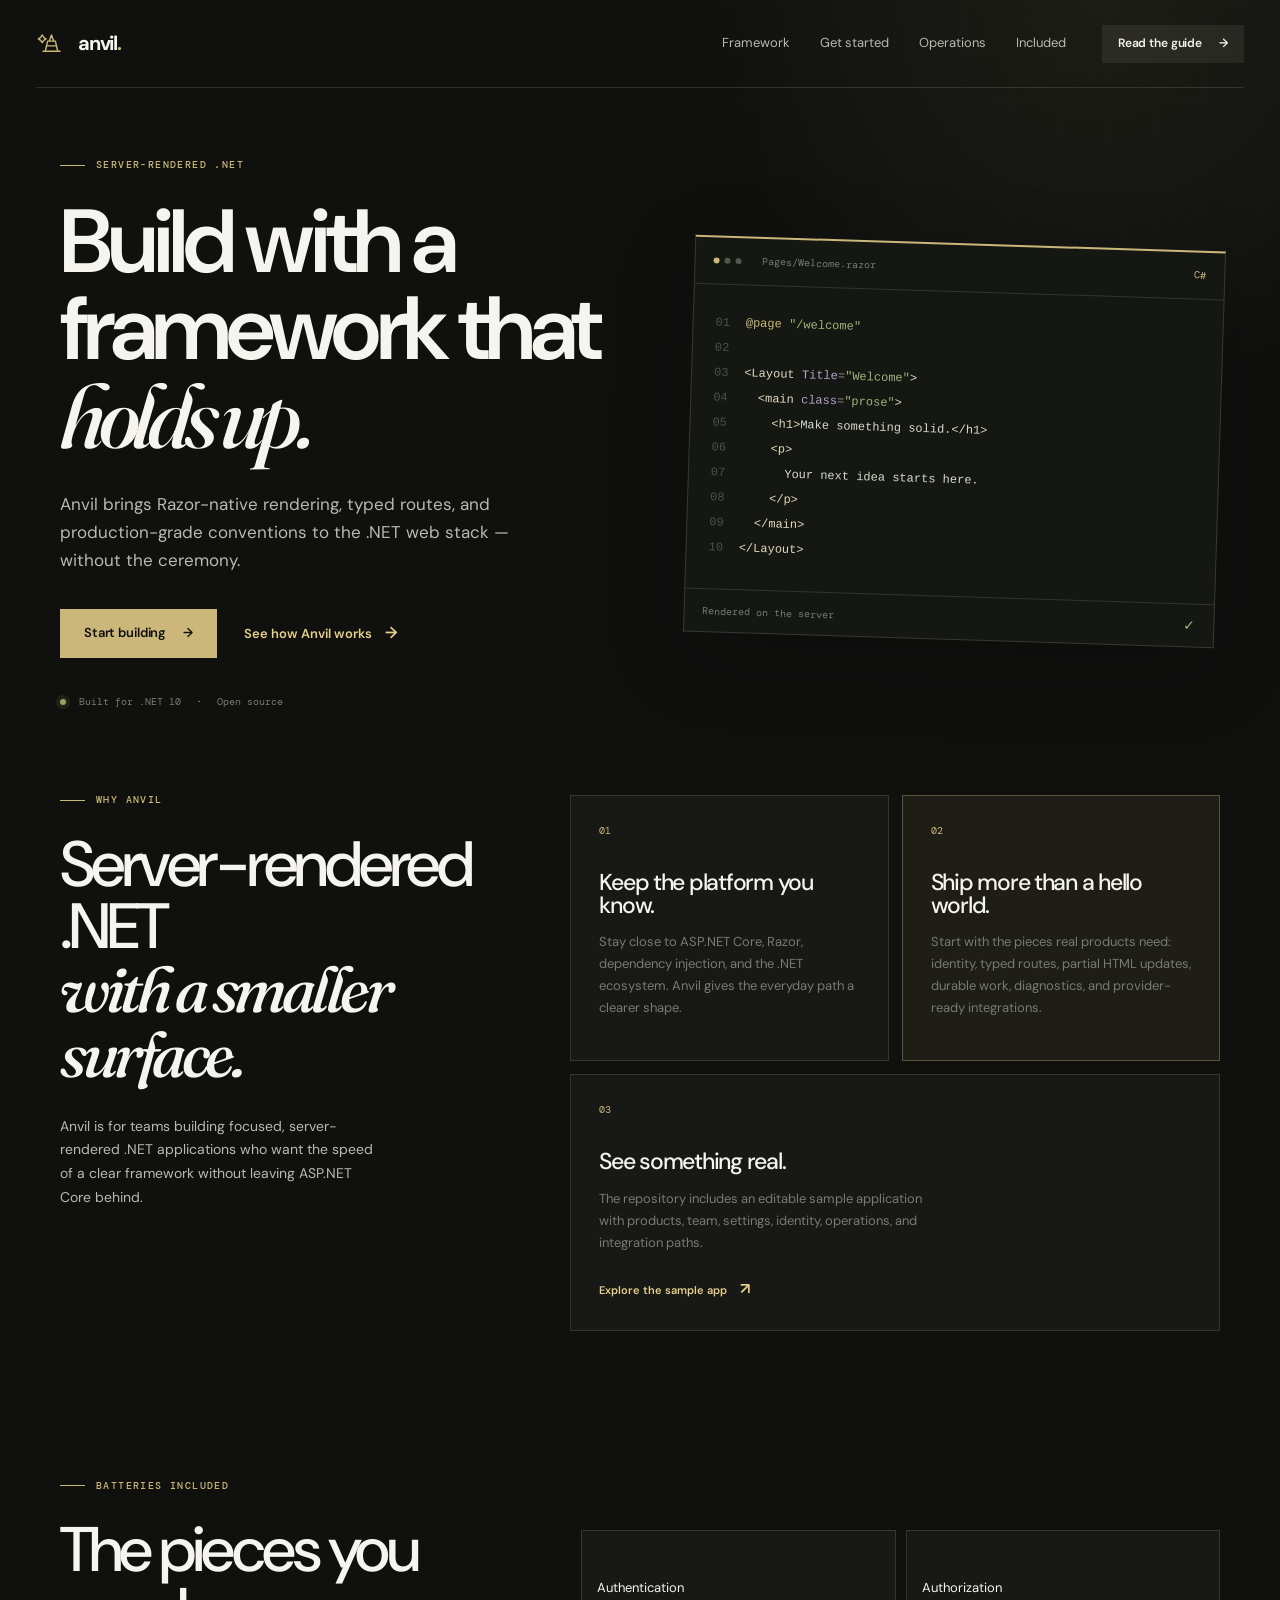
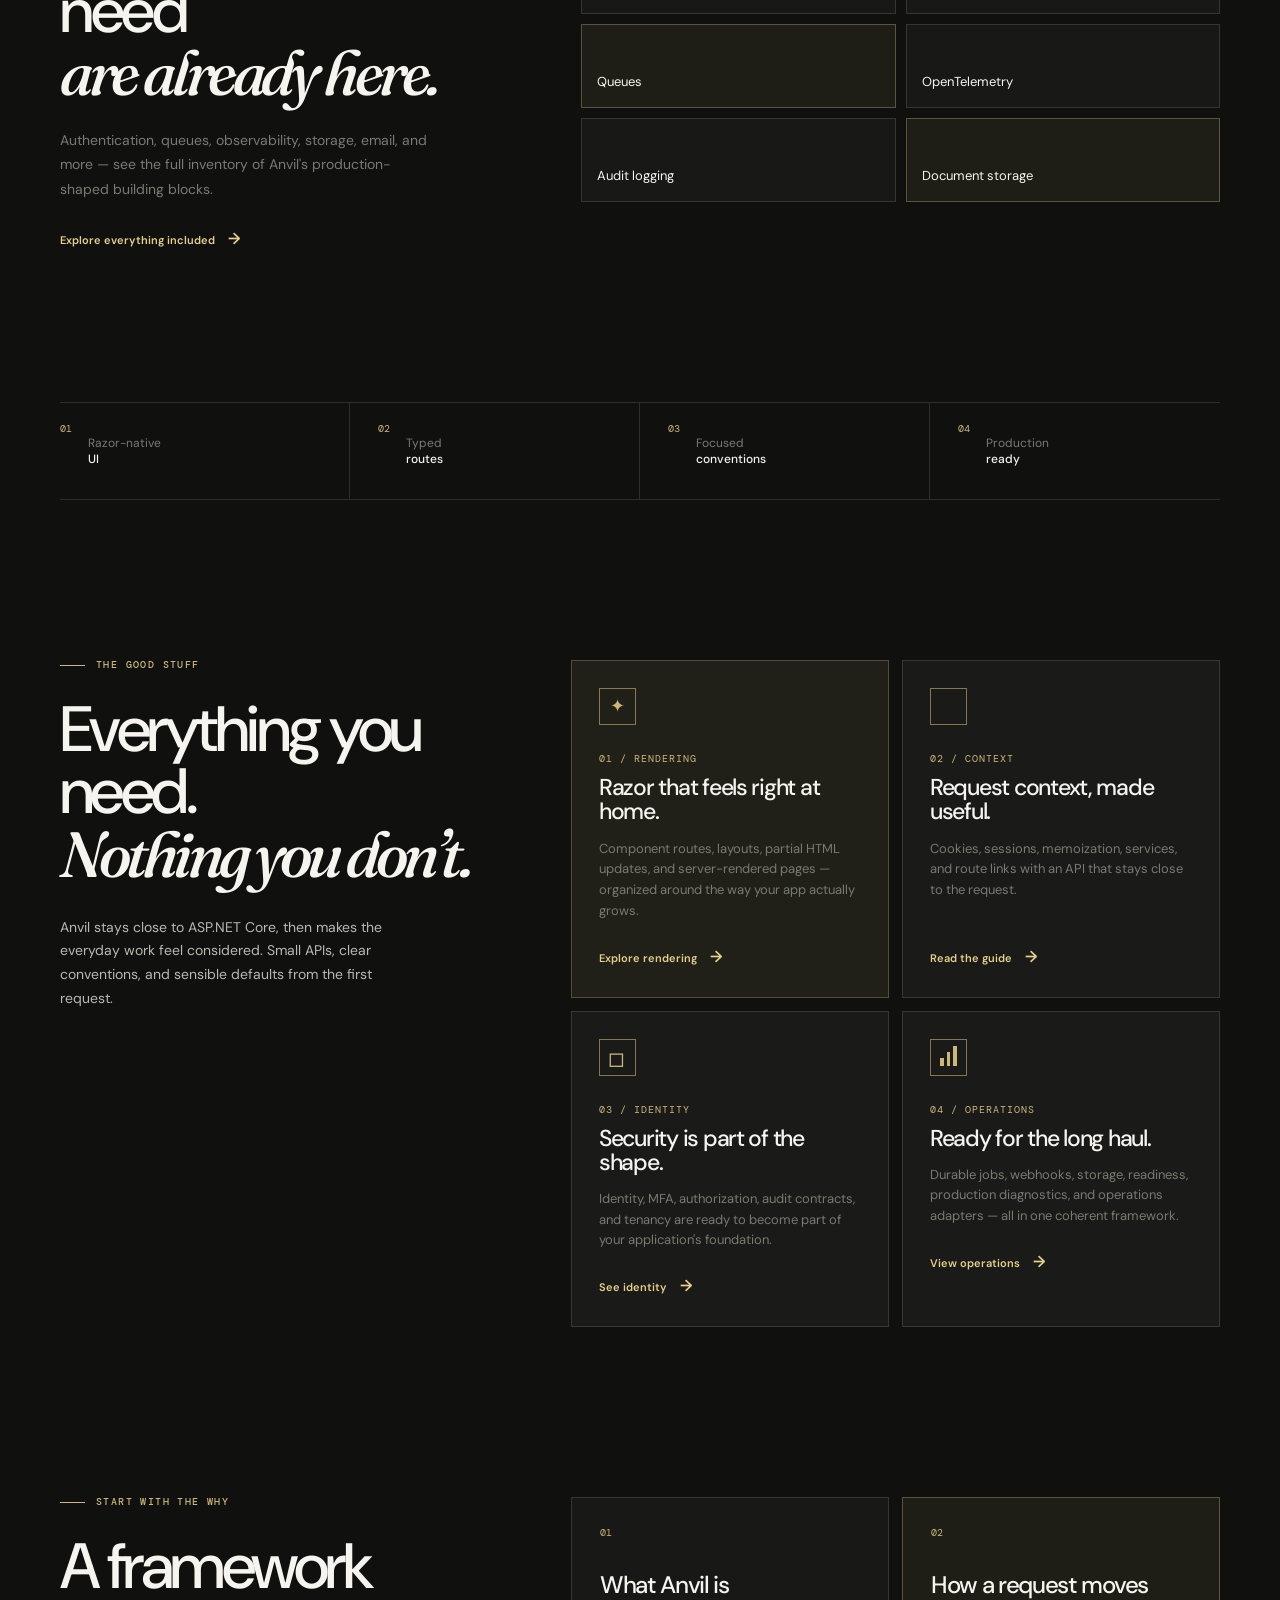
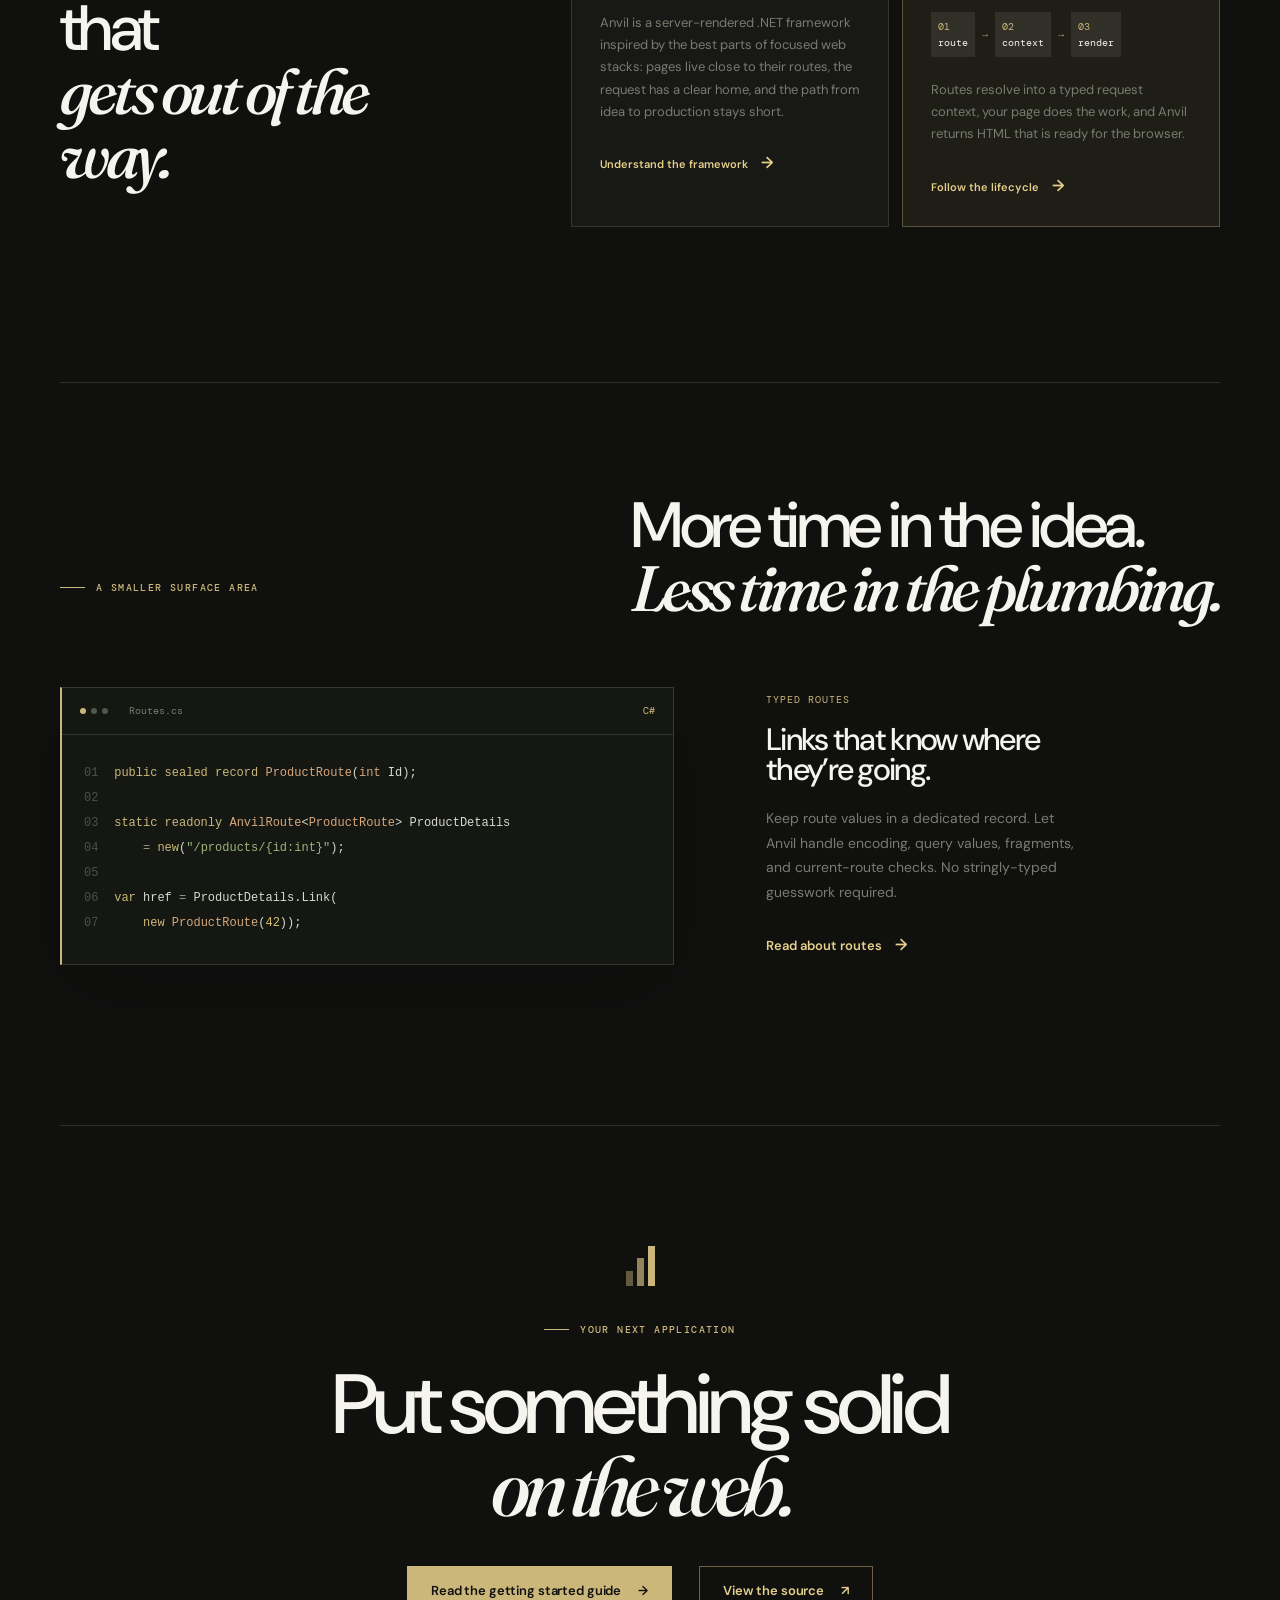
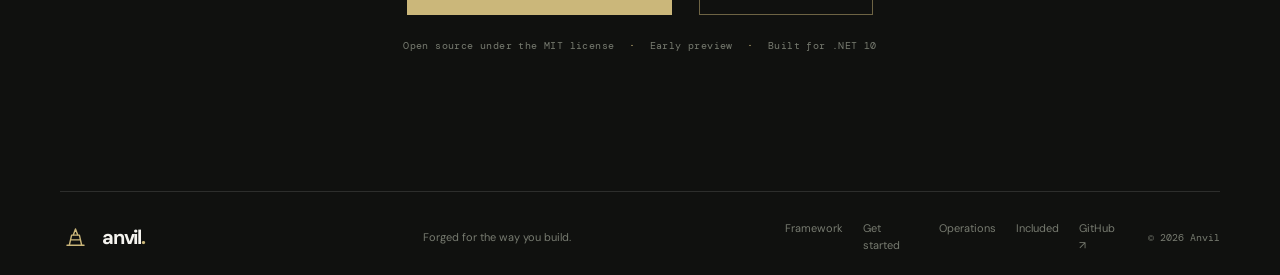
<file: site/index.html>
<!doctype html>
<html lang="en">
  <head>
    <meta charset="utf-8" />
    <meta name="viewport" content="width=device-width, initial-scale=1" />
    <meta name="theme-color" content="#10110f" />
    <meta name="description" content="Anvil is a server-rendered .NET framework for building focused, production-ready web applications with Razor." />
    <title>Anvil — The .NET framework forged for the way you build</title>
    <link rel="stylesheet" href="styles.css" />
  </head>
  <body>
    <div class="site-shell">
      <header class="site-header">
        <a class="brand" href="#top" aria-label="Anvil home">
          <span class="brand-mark" aria-hidden="true">
            <svg viewBox="0 0 40 40" role="img">
              <path d="M9 30h22M12 30l3-13h10l3 13M17 17l3-8 3 8M14 23h12" />
              <path class="brand-spark" d="m8 9 2 3 3 2-3 2-2 3-2-3-3-2 3-2 2-3Z" />
            </svg>
          </span>
          <span class="brand-name">anvil<span class="brand-dot">.</span></span>
        </a>
        <nav class="main-nav" aria-label="Primary navigation">
          <a href="framework.html">Framework</a>
          <a href="getting-started.html">Get started</a>
          <a href="operations.html">Operations</a>
          <a href="batteries.html">Included</a>
        </nav>
        <details class="mobile-nav">
          <summary>Menu</summary>
          <nav aria-label="Mobile navigation">
            <a href="framework.html">Framework</a>
            <a href="getting-started.html">Get started</a>
            <a href="operations.html">Operations</a>
            <a href="batteries.html">Included</a>
          </nav>
        </details>
        <a class="button button-small button-quiet" href="getting-started.html">Read the guide <span aria-hidden="true">→</span></a>
      </header>

      <main id="top">
        <section class="hero section-wrap" aria-labelledby="hero-title">
          <div class="hero-copy">
            <p class="eyebrow"><span class="eyebrow-line"></span> Server-rendered .NET</p>
            <h1 id="hero-title">Build with a framework that <em>holds up.</em></h1>
            <p class="hero-lede">Anvil brings Razor-native rendering, typed routes, and production-grade conventions to the .NET web stack — without the ceremony.</p>
            <div class="hero-actions">
              <a class="button button-primary" href="getting-started.html">Start building <span aria-hidden="true">→</span></a>
              <a class="text-link" href="framework.html">See how Anvil works <span aria-hidden="true">→</span></a>
            </div>
            <p class="hero-note"><span class="status-dot" aria-hidden="true"></span> Built for .NET 10 <span class="note-divider">·</span> Open source</p>
          </div>

          <div class="hero-code code-window" aria-label="Anvil code example">
            <div class="window-bar">
              <div class="window-dots" aria-hidden="true"><i></i><i></i><i></i></div>
              <span>Pages/Welcome.razor</span>
              <span class="window-language">C#</span>
            </div>
            <pre><code><span class="line-number">01</span> <span class="syntax-keyword">@page</span> <span class="syntax-string">"/welcome"</span>
<span class="line-number">02</span>
<span class="line-number">03</span> <span class="syntax-tag">&lt;Layout</span> <span class="syntax-attr">Title</span><span class="syntax-punc">=</span><span class="syntax-string">"Welcome"</span><span class="syntax-tag">&gt;</span>
<span class="line-number">04</span>   <span class="syntax-tag">&lt;main</span> <span class="syntax-attr">class</span><span class="syntax-punc">=</span><span class="syntax-string">"prose"</span><span class="syntax-tag">&gt;</span>
<span class="line-number">05</span>     <span class="syntax-tag">&lt;h1&gt;</span>Make something solid.<span class="syntax-tag">&lt;/h1&gt;</span>
<span class="line-number">06</span>     <span class="syntax-tag">&lt;p&gt;</span>
<span class="line-number">07</span>       Your next idea starts here.
<span class="line-number">08</span>     <span class="syntax-tag">&lt;/p&gt;</span>
<span class="line-number">09</span>   <span class="syntax-tag">&lt;/main&gt;</span>
<span class="line-number">10</span> <span class="syntax-tag">&lt;/Layout&gt;</span></code></pre>
            <div class="code-caption"><span>Rendered on the server</span><span class="caption-check">✓</span></div>
          </div>
        </section>

        <section class="why-anvil section-wrap" aria-labelledby="why-title">
          <div class="section-intro">
            <p class="eyebrow"><span class="eyebrow-line"></span> Why Anvil</p>
            <h2 id="why-title">Server-rendered .NET<br /><em>with a smaller surface.</em></h2>
            <p>Anvil is for teams building focused, server-rendered .NET applications who want the speed of a clear framework without leaving ASP.NET Core behind.</p>
          </div>
          <div class="why-grid">
            <article class="why-panel">
              <span class="panel-number">01</span>
              <h3>Keep the platform you know.</h3>
              <p>Stay close to ASP.NET Core, Razor, dependency injection, and the .NET ecosystem. Anvil gives the everyday path a clearer shape.</p>
            </article>
            <article class="why-panel why-panel-accent">
              <span class="panel-number">02</span>
              <h3>Ship more than a hello world.</h3>
              <p>Start with the pieces real products need: identity, typed routes, partial HTML updates, durable work, diagnostics, and provider-ready integrations.</p>
            </article>
            <article class="why-panel why-panel-proof">
              <span class="panel-number">03</span>
              <h3>See something real.</h3>
              <p>The repository includes an editable sample application with products, team, settings, identity, operations, and integration paths.</p>
              <a class="text-link" href="https://github.com/RudiStorm/Anvil#running-the-sample">Explore the sample app <span aria-hidden="true">↗</span></a>
            </article>
          </div>
        </section>

        <section class="included-preview section-wrap" aria-labelledby="included-title">
          <div class="included-heading"><p class="eyebrow"><span class="eyebrow-line"></span> Batteries included</p><h2 id="included-title">The pieces you need<br /><em>are already here.</em></h2><p>Authentication, queues, observability, storage, email, and more — see the full inventory of Anvil's production-shaped building blocks.</p><a class="text-link" href="batteries.html">Explore everything included <span aria-hidden="true">→</span></a></div>
          <div class="included-preview-grid"><span>Authentication</span><span>Authorization</span><span>Queues</span><span>OpenTelemetry</span><span>Audit logging</span><span>Document storage</span></div>
        </section>

        <section class="proof-strip section-wrap" aria-label="Anvil highlights">
          <div class="proof-item"><span class="proof-number">01</span><span>Razor-native<br /><strong>UI</strong></span></div>
          <div class="proof-item"><span class="proof-number">02</span><span>Typed<br /><strong>routes</strong></span></div>
          <div class="proof-item"><span class="proof-number">03</span><span>Focused<br /><strong>conventions</strong></span></div>
          <div class="proof-item"><span class="proof-number">04</span><span>Production<br /><strong>ready</strong></span></div>
        </section>

        <section class="capabilities section-wrap" id="capabilities" aria-labelledby="capabilities-title">
          <div class="section-intro">
            <p class="eyebrow"><span class="eyebrow-line"></span> The good stuff</p>
            <h2 id="capabilities-title">Everything you need.<br /><em>Nothing you don’t.</em></h2>
            <p>Anvil stays close to ASP.NET Core, then makes the everyday work feel considered. Small APIs, clear conventions, and sensible defaults from the first request.</p>
          </div>
          <div class="capability-grid">
            <article class="capability-card capability-featured">
              <div class="card-icon" aria-hidden="true"><span>✦</span></div>
              <p class="card-index">01 / Rendering</p>
              <h3>Razor that feels right at home.</h3>
              <p>Component routes, layouts, partial HTML updates, and server-rendered pages — organized around the way your app actually grows.</p>
              <a class="card-link" href="framework.html#rendering">Explore rendering <span aria-hidden="true">→</span></a>
            </article>
            <article class="capability-card">
              <div class="card-icon card-icon-grid" aria-hidden="true"><span></span><span></span><span></span><span></span></div>
              <p class="card-index">02 / Context</p>
              <h3>Request context, made useful.</h3>
              <p>Cookies, sessions, memoization, services, and route links with an API that stays close to the request.</p>
              <a class="card-link" href="framework.html#request-context">Read the guide <span aria-hidden="true">→</span></a>
            </article>
            <article class="capability-card">
              <div class="card-icon" aria-hidden="true"><span class="shield-icon">◇</span></div>
              <p class="card-index">03 / Identity</p>
              <h3>Security is part of the shape.</h3>
              <p>Identity, MFA, authorization, audit contracts, and tenancy are ready to become part of your application's foundation.</p>
              <a class="card-link" href="operations.html#identity">See identity <span aria-hidden="true">→</span></a>
            </article>
            <article class="capability-card capability-wide">
              <div class="card-icon card-icon-bars" aria-hidden="true"><span></span><span></span><span></span></div>
              <div>
                <p class="card-index">04 / Operations</p>
                <h3>Ready for the long haul.</h3>
                <p>Durable jobs, webhooks, storage, readiness, production diagnostics, and operations adapters — all in one coherent framework.</p>
                <a class="card-link" href="operations.html">View operations <span aria-hidden="true">→</span></a>
              </div>
            </article>
          </div>
        </section>

        <section class="understand section-wrap" aria-labelledby="understand-title">
          <div class="understand-heading">
            <p class="eyebrow"><span class="eyebrow-line"></span> Start with the why</p>
            <h2 id="understand-title">A framework that<br /><em>gets out of the way.</em></h2>
          </div>
          <div class="understand-grid">
            <article class="understand-panel">
              <span class="panel-number">01</span>
              <h3>What Anvil is</h3>
              <p>Anvil is a server-rendered .NET framework inspired by the best parts of focused web stacks: pages live close to their routes, the request has a clear home, and the path from idea to production stays short.</p>
              <a class="text-link" href="framework.html">Understand the framework <span aria-hidden="true">→</span></a>
            </article>
            <article class="understand-panel understand-panel-accent">
              <span class="panel-number">02</span>
              <h3>How a request moves</h3>
              <div class="lifecycle-mini" aria-label="Request lifecycle: route, context, render">
                <span><b>01</b> route</span><i aria-hidden="true">→</i><span><b>02</b> context</span><i aria-hidden="true">→</i><span><b>03</b> render</span>
              </div>
              <p>Routes resolve into a typed request context, your page does the work, and Anvil returns HTML that is ready for the browser.</p>
              <a class="text-link" href="framework.html#lifecycle">Follow the lifecycle <span aria-hidden="true">→</span></a>
            </article>
          </div>
        </section>

        <section class="examples section-wrap" id="examples" aria-labelledby="examples-title">
          <div class="examples-heading">
            <p class="eyebrow"><span class="eyebrow-line"></span> A smaller surface area</p>
            <h2 id="examples-title">More time in the idea.<br /><em>Less time in the plumbing.</em></h2>
          </div>
          <div class="example-layout">
            <div class="example-code code-window">
              <div class="window-bar"><div class="window-dots" aria-hidden="true"><i></i><i></i><i></i></div><span>Routes.cs</span><span class="window-language">C#</span></div>
              <pre><code><span class="line-number">01</span> <span class="syntax-keyword">public sealed record</span> <span class="syntax-type">ProductRoute</span>(<span class="syntax-type">int</span> Id);
<span class="line-number">02</span>
<span class="line-number">03</span> <span class="syntax-keyword">static readonly</span> <span class="syntax-type">AnvilRoute</span>&lt;<span class="syntax-type">ProductRoute</span>&gt; ProductDetails
<span class="line-number">04</span>     <span class="syntax-punc">=</span> <span class="syntax-keyword">new</span>(<span class="syntax-string">"/products/{id:int}"</span>);
<span class="line-number">05</span>
<span class="line-number">06</span> <span class="syntax-keyword">var</span> href <span class="syntax-punc">=</span> ProductDetails.Link(
<span class="line-number">07</span>     <span class="syntax-keyword">new</span> <span class="syntax-type">ProductRoute</span>(<span class="syntax-number">42</span>));</code></pre>
            </div>
            <div class="example-copy">
              <p class="example-kicker">Typed routes</p>
              <h3>Links that know where they’re going.</h3>
              <p>Keep route values in a dedicated record. Let Anvil handle encoding, query values, fragments, and current-route checks. No stringly-typed guesswork required.</p>
              <a class="text-link" href="framework.html#typed-routes">Read about routes <span aria-hidden="true">→</span></a>
            </div>
          </div>
        </section>

        <section class="final-cta section-wrap" aria-labelledby="cta-title">
          <div class="cta-mark" aria-hidden="true"><span></span><span></span><span></span></div>
          <p class="eyebrow"><span class="eyebrow-line"></span> Your next application</p>
          <h2 id="cta-title">Put something solid<br /><em>on the web.</em></h2>
          <div class="cta-actions">
            <a class="button button-primary" href="getting-started.html">Read the getting started guide <span aria-hidden="true">→</span></a>
            <a class="button button-outline" href="https://github.com/RudiStorm/Anvil">View the source <span aria-hidden="true">↗</span></a>
          </div>
          <p class="cta-note">Open source under the MIT license <span aria-hidden="true">·</span> Early preview <span aria-hidden="true">·</span> Built for .NET 10</p>
        </section>
      </main>

      <footer class="site-footer section-wrap">
        <a class="brand" href="#top" aria-label="Anvil home"><span class="brand-mark" aria-hidden="true"><svg viewBox="0 0 40 40"><path d="M9 30h22M12 30l3-13h10l3 13M17 17l3-8 3 8M14 23h12" /></svg></span><span class="brand-name">anvil<span class="brand-dot">.</span></span></a>
        <p>Forged for the way you build.</p>
        <div class="footer-links"><a href="framework.html">Framework</a><a href="getting-started.html">Get started</a><a href="operations.html">Operations</a><a href="batteries.html">Included</a><a href="https://github.com/RudiStorm/Anvil">GitHub ↗</a></div>
        <span class="footer-meta">© 2026 Anvil</span>
      </footer>
    </div>
  </body>
</html>
</file>
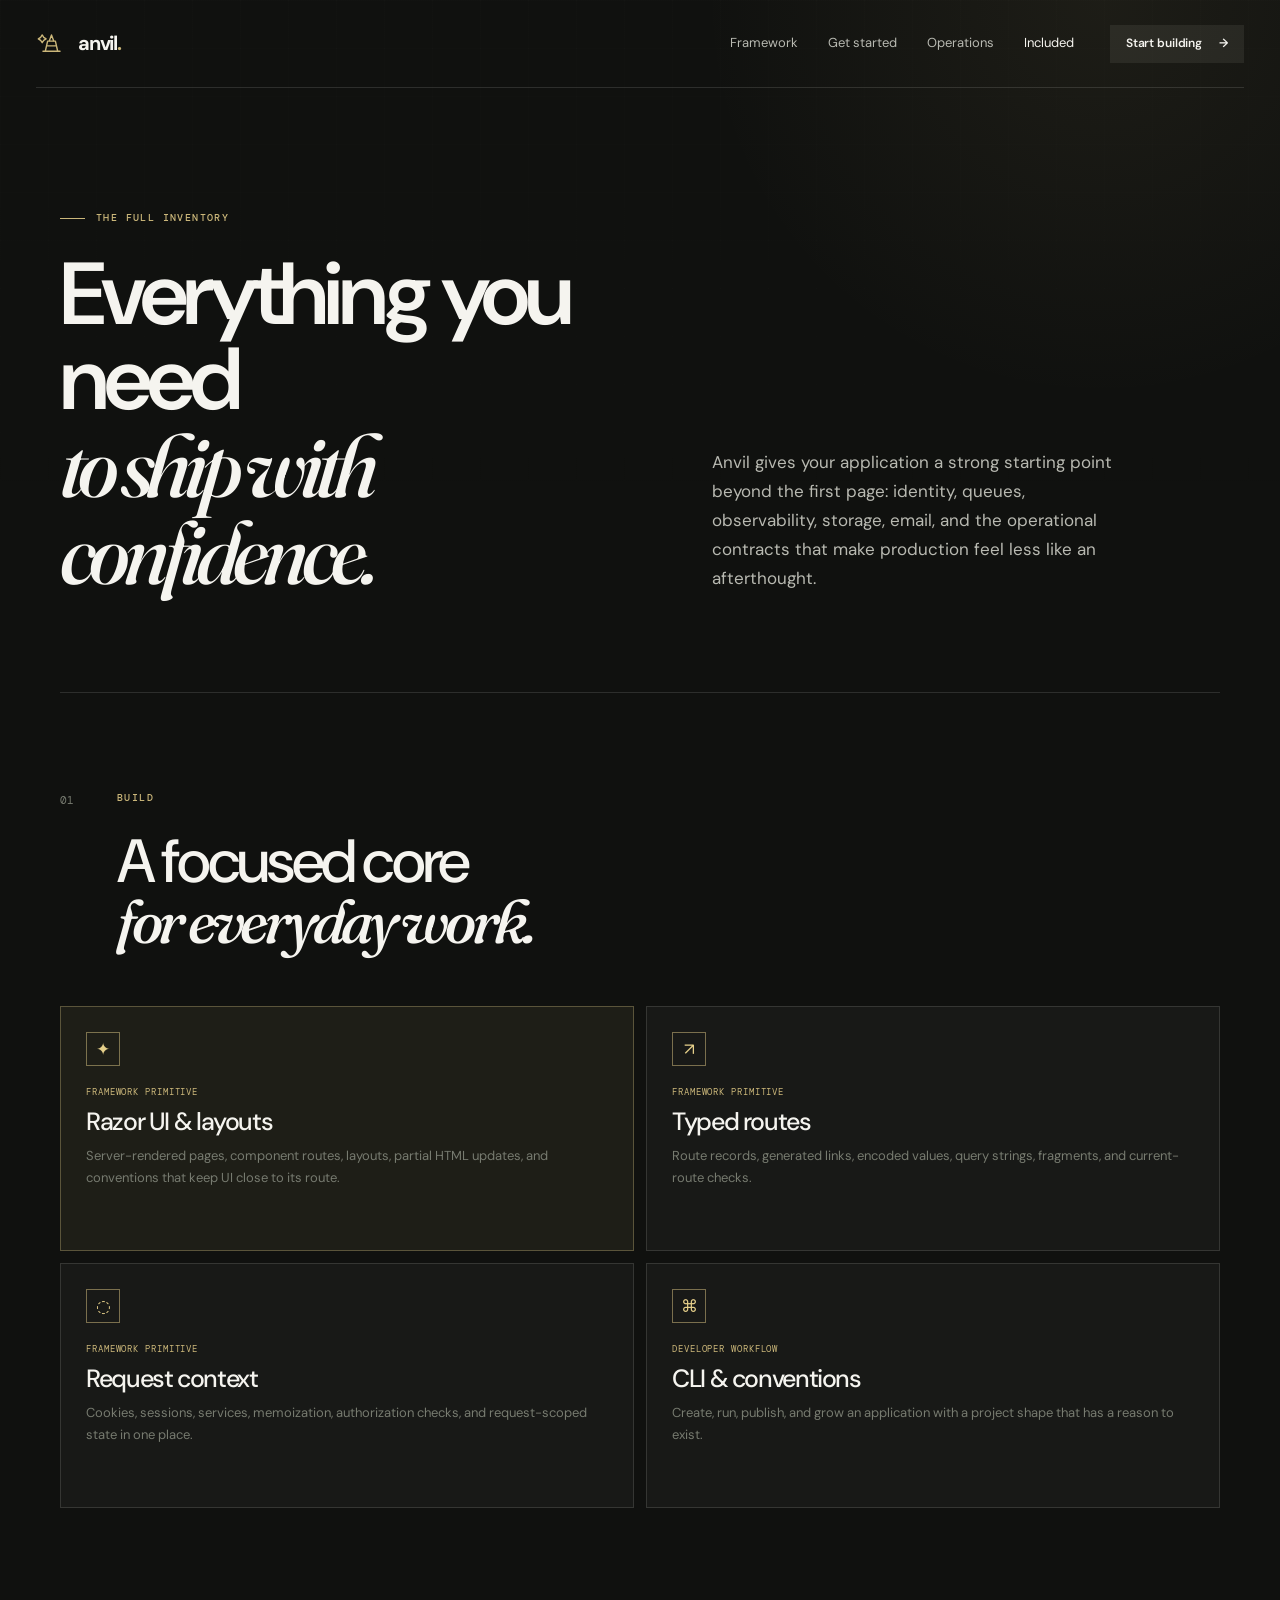
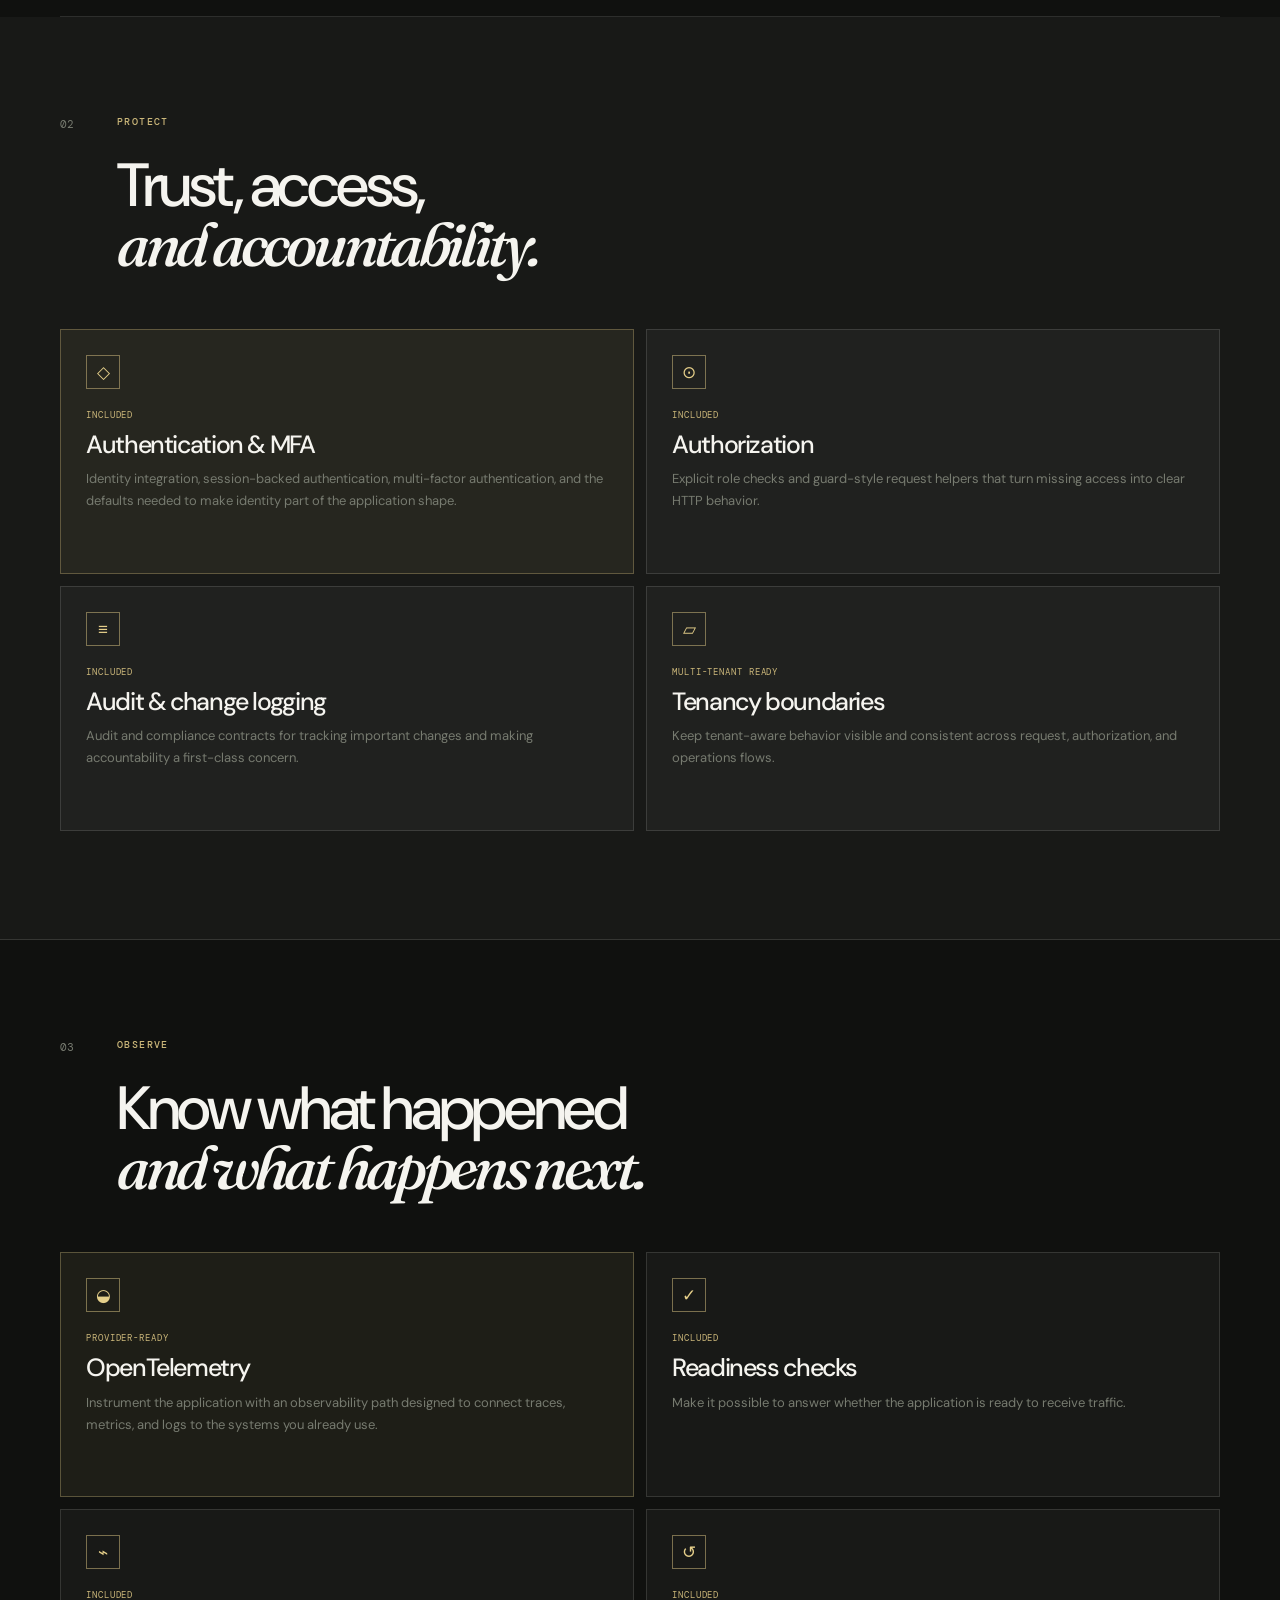
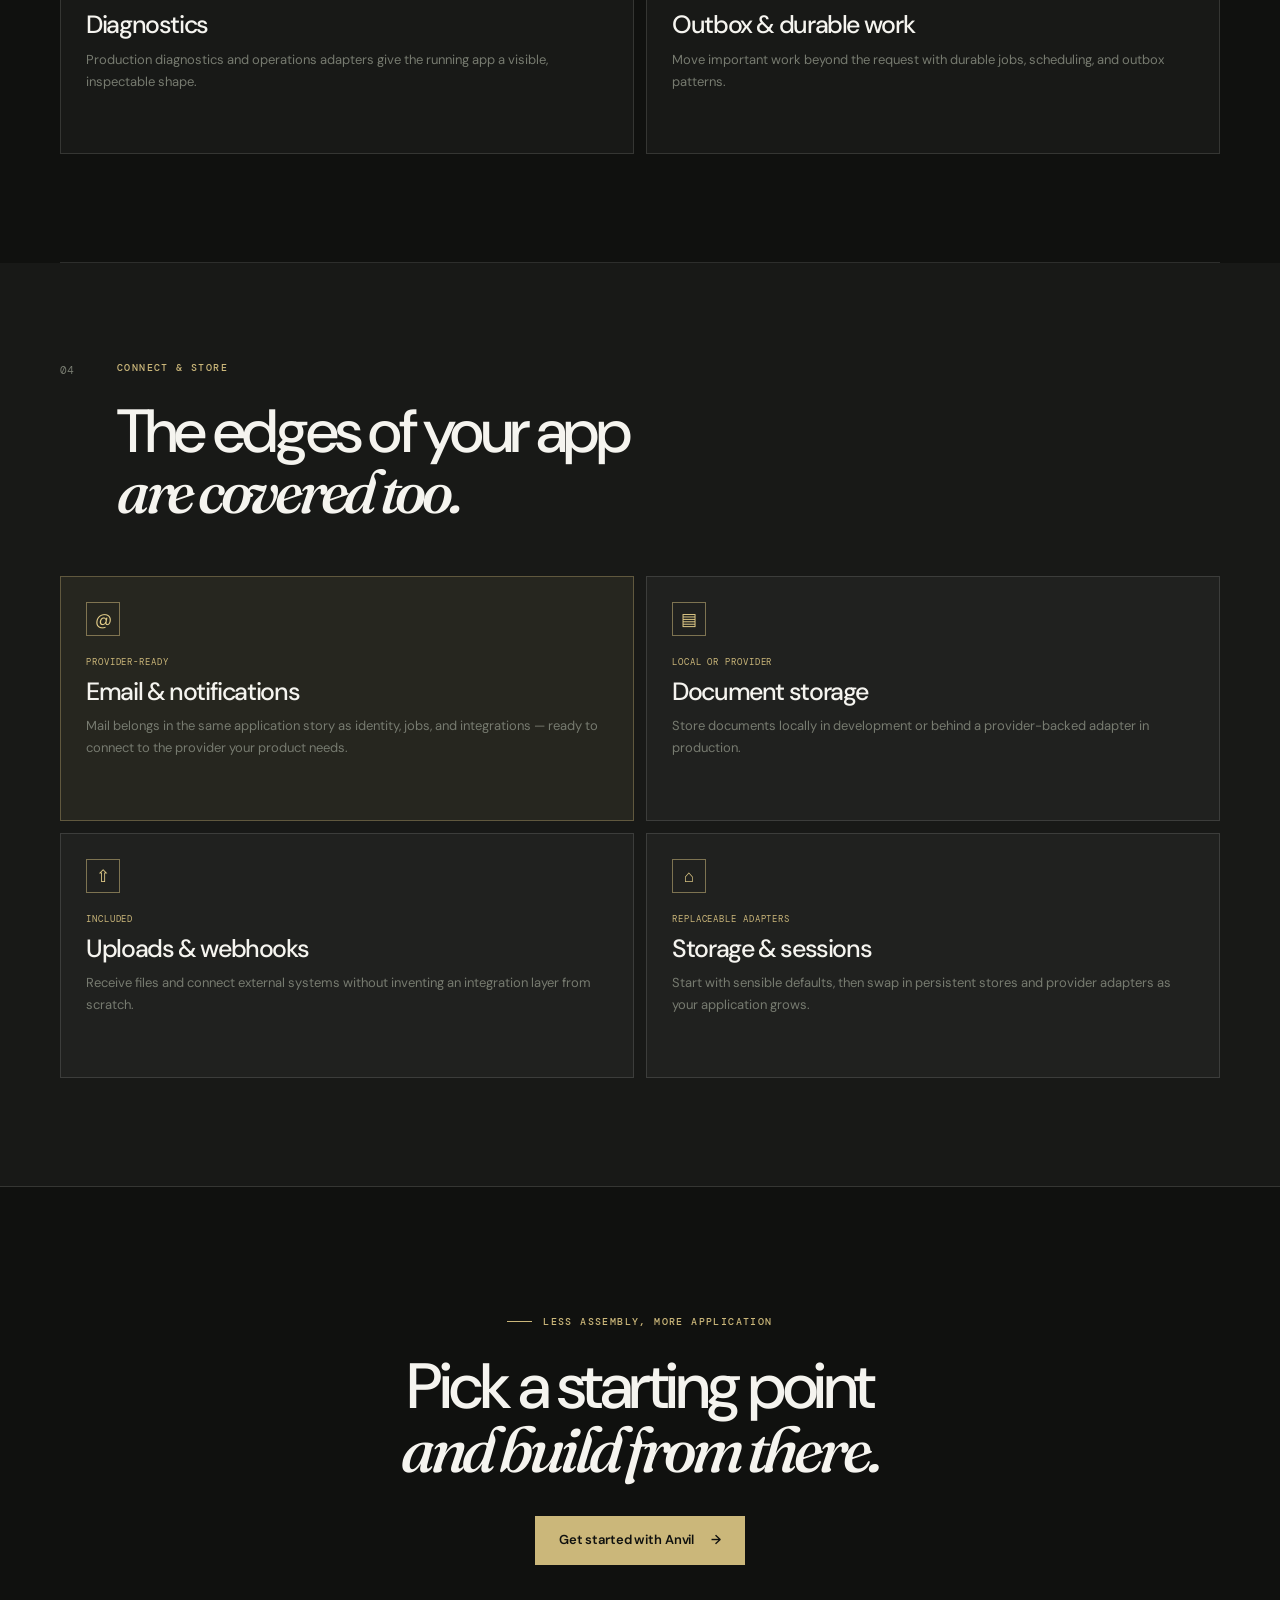
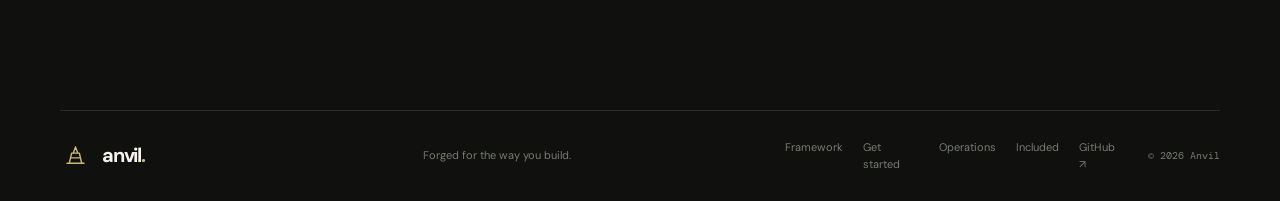
<file: site/batteries.html>
<!doctype html>
<html lang="en">
  <head>
    <meta charset="utf-8" />
    <meta name="viewport" content="width=device-width, initial-scale=1" />
    <meta name="description" content="Explore the batteries included with Anvil: identity, authorization, queues, observability, audit logging, email, storage, and more." />
    <title>Batteries included — Anvil</title>
    <link rel="stylesheet" href="styles.css" />
  </head>
  <body>
    <div class="site-shell">
      <header class="site-header"><a class="brand" href="index.html" aria-label="Anvil home"><span class="brand-mark" aria-hidden="true"><svg viewBox="0 0 40 40"><path d="M9 30h22M12 30l3-13h10l3 13M17 17l3-8 3 8M14 23h12" /><path class="brand-spark" d="m8 9 2 3 3 2-3 2-2 3-2-3-3-2 3-2 2-3Z" /></svg></span><span class="brand-name">anvil<span class="brand-dot">.</span></span></a><nav class="main-nav" aria-label="Primary navigation"><a href="framework.html">Framework</a><a href="getting-started.html">Get started</a><a href="operations.html">Operations</a><a class="nav-current" href="batteries.html">Included</a></nav><details class="mobile-nav"><summary>Menu</summary><nav aria-label="Mobile navigation"><a href="framework.html">Framework</a><a href="getting-started.html">Get started</a><a href="operations.html">Operations</a><a class="nav-current" href="batteries.html">Included</a></nav></details><a class="button button-small button-quiet" href="getting-started.html">Start building <span aria-hidden="true">→</span></a></header>

      <main>
        <section class="page-hero batteries-hero section-wrap" aria-labelledby="page-title"><div><p class="eyebrow"><span class="eyebrow-line"></span> The full inventory</p><h1 id="page-title">Everything you need<br /><em>to ship with confidence.</em></h1></div><p class="page-hero-lede">Anvil gives your application a strong starting point beyond the first page: identity, queues, observability, storage, email, and the operational contracts that make production feel less like an afterthought.</p></section>

        <section class="battery-section section-wrap" aria-labelledby="build-title"><div class="battery-section-heading"><span class="battery-index">01</span><div><p class="eyebrow">Build</p><h2 id="build-title">A focused core<br /><em>for everyday work.</em></h2></div></div><div class="battery-grid"><article class="battery-card battery-card-large"><span class="battery-icon" aria-hidden="true">✦</span><span class="battery-tag">Framework primitive</span><h3>Razor UI & layouts</h3><p>Server-rendered pages, component routes, layouts, partial HTML updates, and conventions that keep UI close to its route.</p></article><article class="battery-card"><span class="battery-icon" aria-hidden="true">↗</span><span class="battery-tag">Framework primitive</span><h3>Typed routes</h3><p>Route records, generated links, encoded values, query strings, fragments, and current-route checks.</p></article><article class="battery-card"><span class="battery-icon" aria-hidden="true">◌</span><span class="battery-tag">Framework primitive</span><h3>Request context</h3><p>Cookies, sessions, services, memoization, authorization checks, and request-scoped state in one place.</p></article><article class="battery-card"><span class="battery-icon" aria-hidden="true">⌘</span><span class="battery-tag">Developer workflow</span><h3>CLI & conventions</h3><p>Create, run, publish, and grow an application with a project shape that has a reason to exist.</p></article></div></section>

        <section class="battery-section battery-section-dark section-wrap" aria-labelledby="protect-title"><div class="battery-section-heading"><span class="battery-index">02</span><div><p class="eyebrow">Protect</p><h2 id="protect-title">Trust, access,<br /><em>and accountability.</em></h2></div></div><div class="battery-grid"><article class="battery-card battery-card-large"><span class="battery-icon" aria-hidden="true">◇</span><span class="battery-tag">Included</span><h3>Authentication & MFA</h3><p>Identity integration, session-backed authentication, multi-factor authentication, and the defaults needed to make identity part of the application shape.</p></article><article class="battery-card"><span class="battery-icon" aria-hidden="true">⊙</span><span class="battery-tag">Included</span><h3>Authorization</h3><p>Explicit role checks and guard-style request helpers that turn missing access into clear HTTP behavior.</p></article><article class="battery-card"><span class="battery-icon" aria-hidden="true">≡</span><span class="battery-tag">Included</span><h3>Audit & change logging</h3><p>Audit and compliance contracts for tracking important changes and making accountability a first-class concern.</p></article><article class="battery-card"><span class="battery-icon" aria-hidden="true">▱</span><span class="battery-tag">Multi-tenant ready</span><h3>Tenancy boundaries</h3><p>Keep tenant-aware behavior visible and consistent across request, authorization, and operations flows.</p></article></div></section>

        <section class="battery-section section-wrap" aria-labelledby="observe-title"><div class="battery-section-heading"><span class="battery-index">03</span><div><p class="eyebrow">Observe</p><h2 id="observe-title">Know what happened<br /><em>and what happens next.</em></h2></div></div><div class="battery-grid"><article class="battery-card battery-card-large"><span class="battery-icon" aria-hidden="true">◒</span><span class="battery-tag">Provider-ready</span><h3>OpenTelemetry</h3><p>Instrument the application with an observability path designed to connect traces, metrics, and logs to the systems you already use.</p></article><article class="battery-card"><span class="battery-icon" aria-hidden="true">✓</span><span class="battery-tag">Included</span><h3>Readiness checks</h3><p>Make it possible to answer whether the application is ready to receive traffic.</p></article><article class="battery-card"><span class="battery-icon" aria-hidden="true">⌁</span><span class="battery-tag">Included</span><h3>Diagnostics</h3><p>Production diagnostics and operations adapters give the running app a visible, inspectable shape.</p></article><article class="battery-card"><span class="battery-icon" aria-hidden="true">↺</span><span class="battery-tag">Included</span><h3>Outbox & durable work</h3><p>Move important work beyond the request with durable jobs, scheduling, and outbox patterns.</p></article></div></section>

        <section class="battery-section battery-section-dark section-wrap" aria-labelledby="connect-title"><div class="battery-section-heading"><span class="battery-index">04</span><div><p class="eyebrow">Connect & store</p><h2 id="connect-title">The edges of your app<br /><em>are covered too.</em></h2></div></div><div class="battery-grid"><article class="battery-card battery-card-large"><span class="battery-icon" aria-hidden="true">@</span><span class="battery-tag">Provider-ready</span><h3>Email & notifications</h3><p>Mail belongs in the same application story as identity, jobs, and integrations — ready to connect to the provider your product needs.</p></article><article class="battery-card"><span class="battery-icon" aria-hidden="true">▤</span><span class="battery-tag">Local or provider</span><h3>Document storage</h3><p>Store documents locally in development or behind a provider-backed adapter in production.</p></article><article class="battery-card"><span class="battery-icon" aria-hidden="true">⇧</span><span class="battery-tag">Included</span><h3>Uploads & webhooks</h3><p>Receive files and connect external systems without inventing an integration layer from scratch.</p></article><article class="battery-card"><span class="battery-icon" aria-hidden="true">⌂</span><span class="battery-tag">Replaceable adapters</span><h3>Storage & sessions</h3><p>Start with sensible defaults, then swap in persistent stores and provider adapters as your application grows.</p></article></div></section>

        <section class="page-cta section-wrap"><p class="eyebrow"><span class="eyebrow-line"></span> Less assembly, more application</p><h2>Pick a starting point<br /><em>and build from there.</em></h2><a class="button button-primary" href="getting-started.html">Get started with Anvil <span aria-hidden="true">→</span></a></section>
      </main>
      <footer class="site-footer section-wrap"><a class="brand" href="index.html" aria-label="Anvil home"><span class="brand-mark" aria-hidden="true"><svg viewBox="0 0 40 40"><path d="M9 30h22M12 30l3-13h10l3 13M17 17l3-8 3 8M14 23h12" /></svg></span><span class="brand-name">anvil<span class="brand-dot">.</span></span></a><p>Forged for the way you build.</p><div class="footer-links"><a href="framework.html">Framework</a><a href="getting-started.html">Get started</a><a href="operations.html">Operations</a><a href="batteries.html">Included</a><a href="https://github.com/RudiStorm/Anvil">GitHub ↗</a></div><span class="footer-meta">© 2026 Anvil</span></footer>
    </div>
  </body>
</html>
</file>
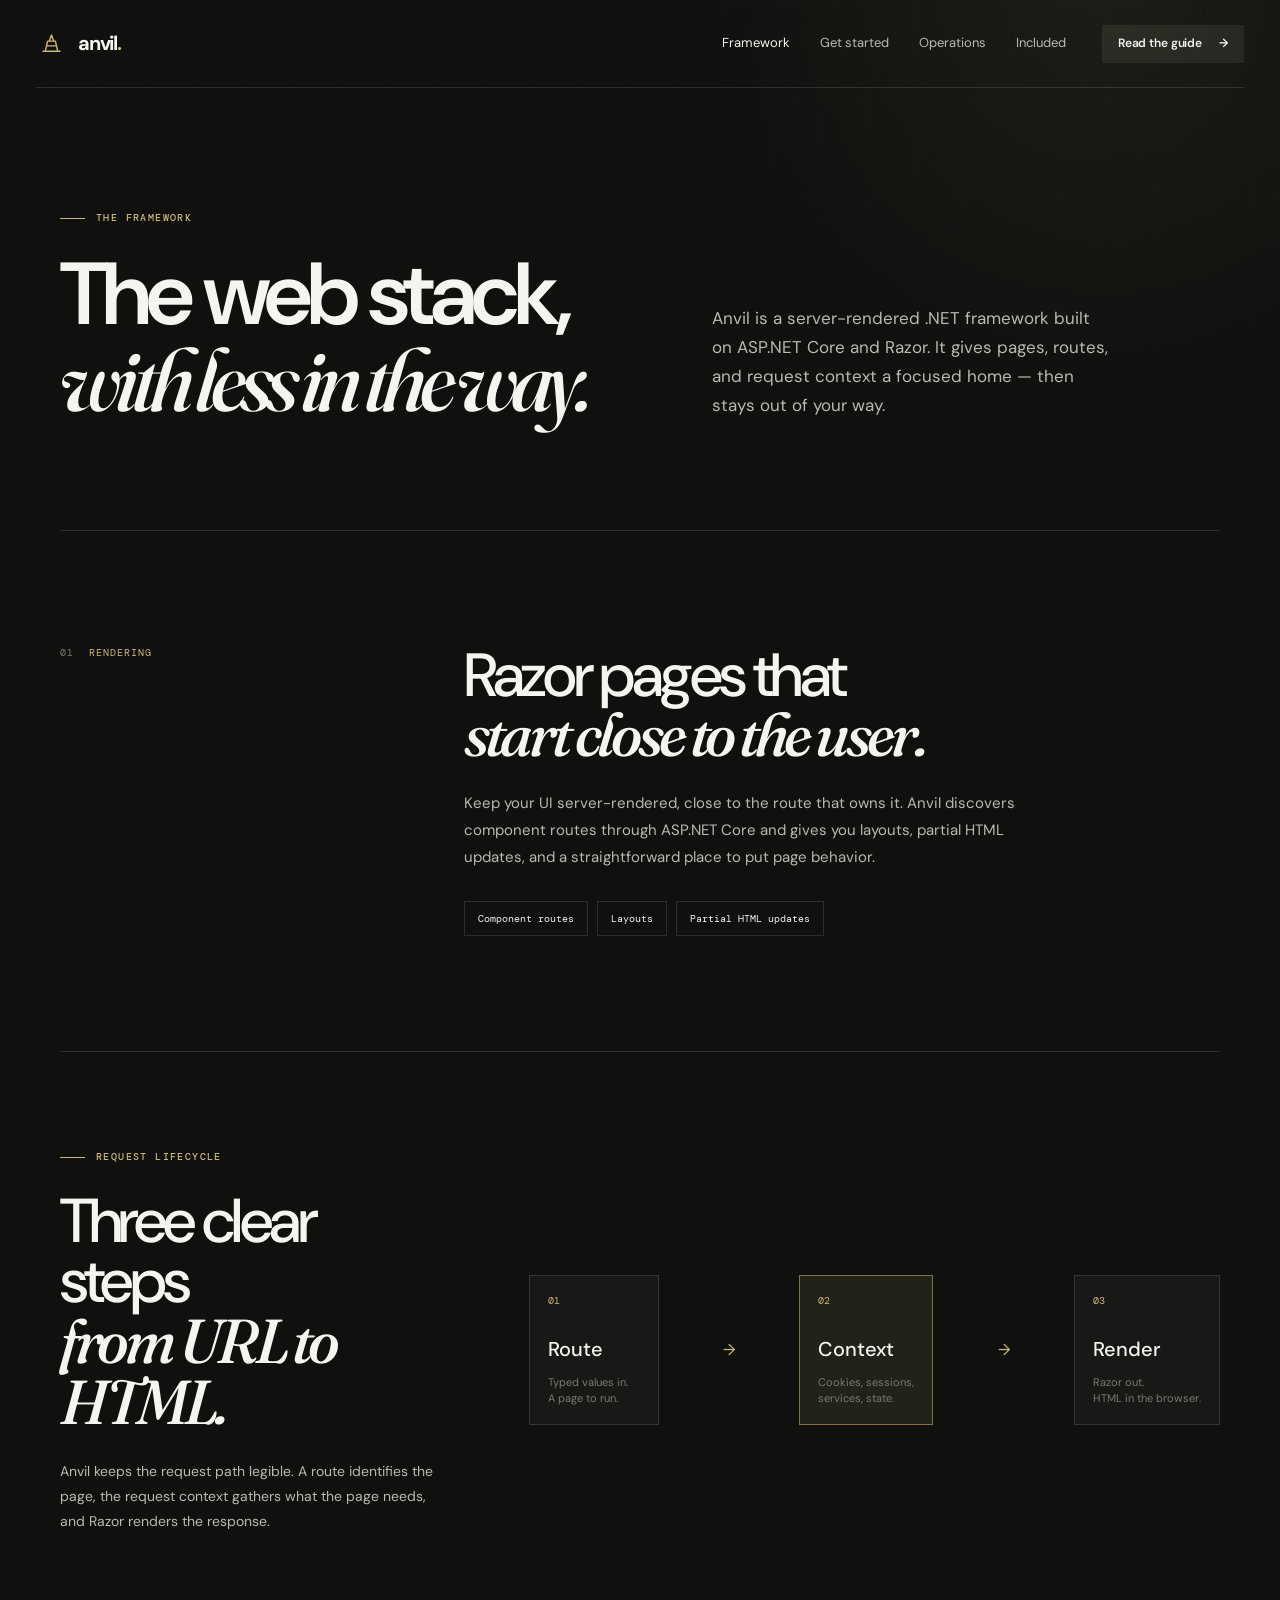
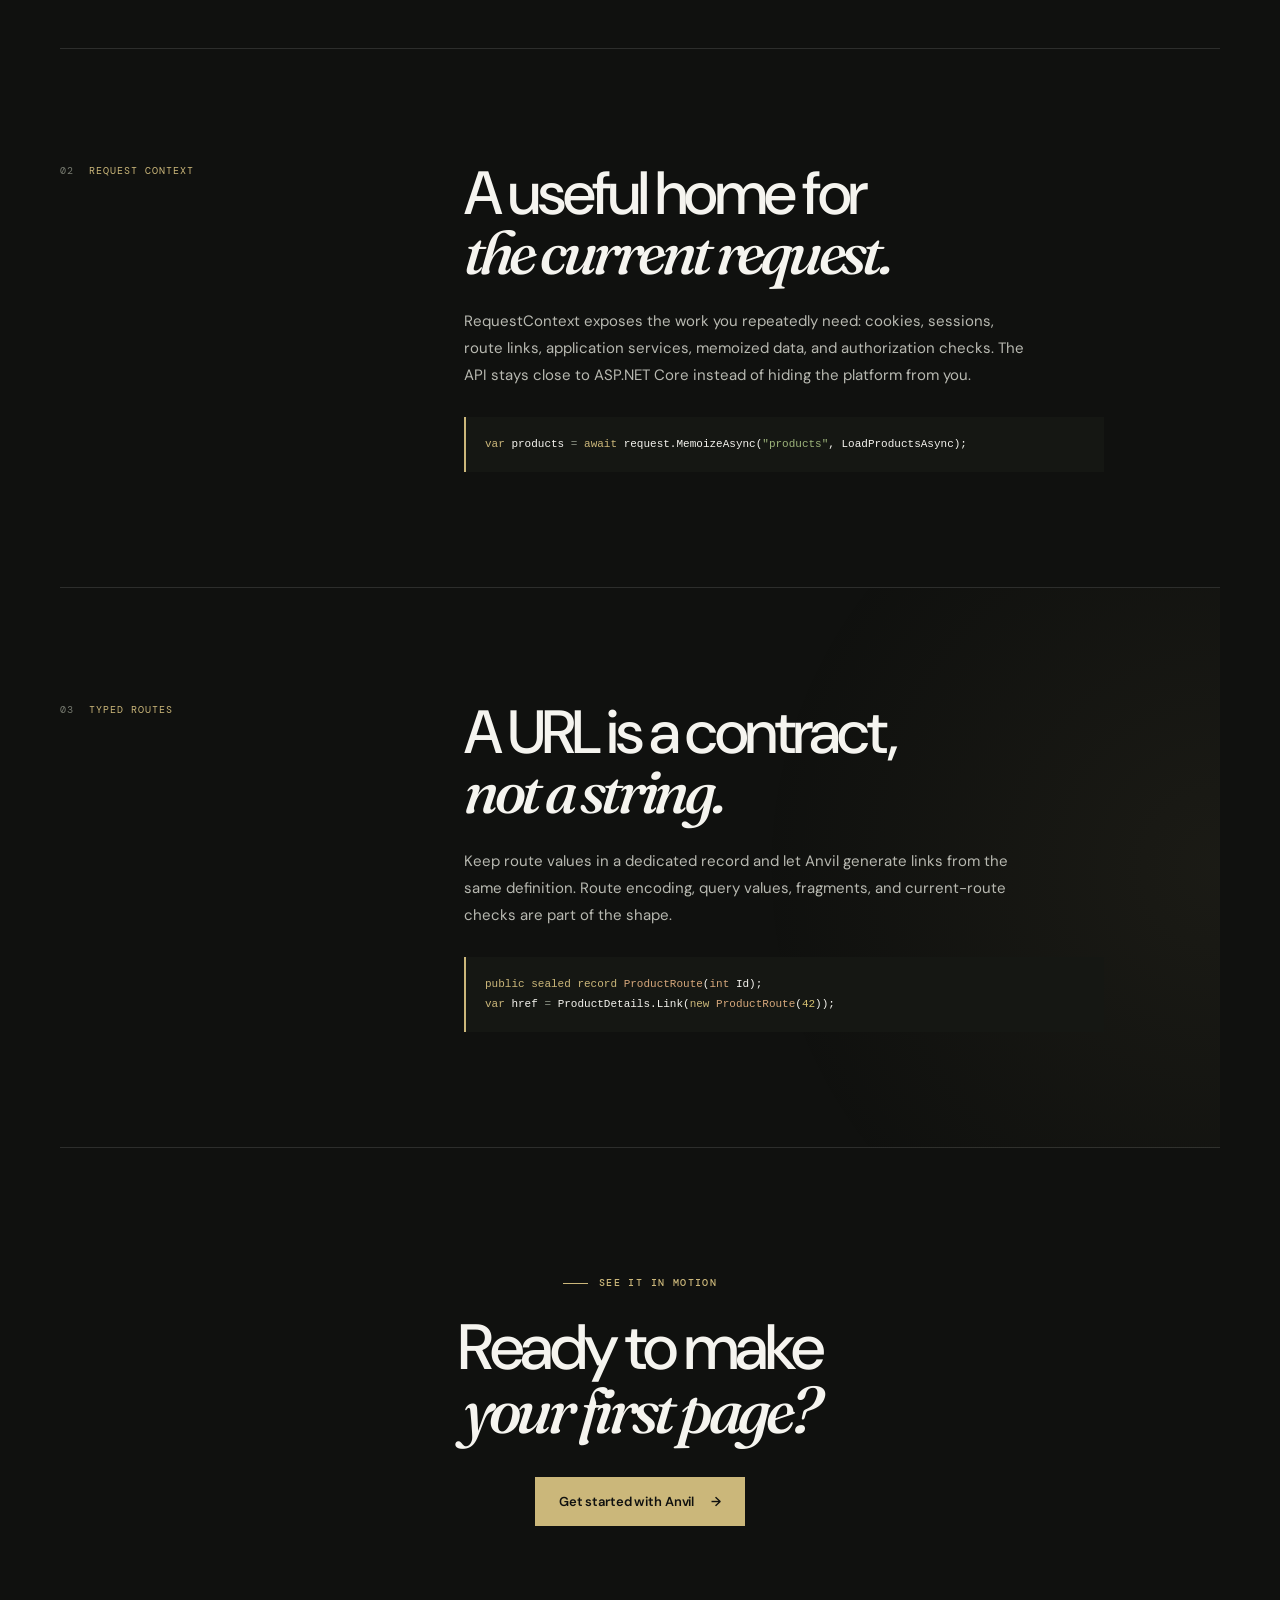
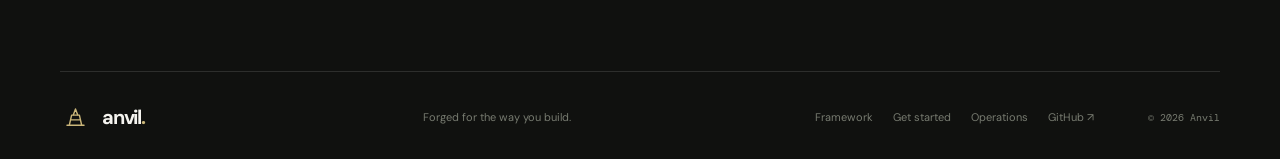
<file: site/framework.html>
<!doctype html>
<html lang="en">
  <head>
    <meta charset="utf-8" />
    <meta name="viewport" content="width=device-width, initial-scale=1" />
    <meta name="description" content="Learn how Anvil's server-rendered .NET framework handles Razor pages, typed routes, request context, and partial HTML updates." />
    <title>The Anvil framework — Anvil</title>
    <link rel="stylesheet" href="styles.css" />
  </head>
  <body>
    <div class="site-shell">
      <header class="site-header">
        <a class="brand" href="index.html" aria-label="Anvil home"><span class="brand-mark" aria-hidden="true"><svg viewBox="0 0 40 40"><path d="M9 30h22M12 30l3-13h10l3 13M17 17l3-8 3 8M14 23h12" /></svg></span><span class="brand-name">anvil<span class="brand-dot">.</span></span></a>
        <nav class="main-nav" aria-label="Primary navigation"><a class="nav-current" href="framework.html">Framework</a><a href="getting-started.html">Get started</a><a href="operations.html">Operations</a><a href="batteries.html">Included</a></nav>
        <details class="mobile-nav"><summary>Menu</summary><nav aria-label="Mobile navigation"><a class="nav-current" href="framework.html">Framework</a><a href="getting-started.html">Get started</a><a href="operations.html">Operations</a><a href="batteries.html">Included</a></nav></details>
        <a class="button button-small button-quiet" href="getting-started.html">Read the guide <span aria-hidden="true">→</span></a>
      </header>

      <main>
        <section class="page-hero section-wrap" aria-labelledby="page-title">
          <div><p class="eyebrow"><span class="eyebrow-line"></span> The framework</p><h1 id="page-title">The web stack,<br /><em>with less in the way.</em></h1></div>
          <p class="page-hero-lede">Anvil is a server-rendered .NET framework built on ASP.NET Core and Razor. It gives pages, routes, and request context a focused home — then stays out of your way.</p>
        </section>

        <section class="content-section section-wrap" id="rendering" aria-labelledby="rendering-title">
          <div class="content-label"><span>01</span><span>Rendering</span></div>
          <div class="content-body"><h2 id="rendering-title">Razor pages that<br /><em>start close to the user.</em></h2><p>Keep your UI server-rendered, close to the route that owns it. Anvil discovers component routes through ASP.NET Core and gives you layouts, partial HTML updates, and a straightforward place to put page behavior.</p><div class="inline-points"><span>Component routes</span><span>Layouts</span><span>Partial HTML updates</span></div></div>
        </section>

        <section class="dark-feature section-wrap" id="lifecycle" aria-labelledby="lifecycle-title">
          <div class="feature-copy"><p class="eyebrow"><span class="eyebrow-line"></span> Request lifecycle</p><h2 id="lifecycle-title">Three clear steps<br /><em>from URL to HTML.</em></h2><p>Anvil keeps the request path legible. A route identifies the page, the request context gathers what the page needs, and Razor renders the response.</p></div>
          <div class="lifecycle-diagram"><div class="lifecycle-node"><b>01</b><strong>Route</strong><span>Typed values in.<br />A page to run.</span></div><i aria-hidden="true">→</i><div class="lifecycle-node lifecycle-node-active"><b>02</b><strong>Context</strong><span>Cookies, sessions,<br />services, state.</span></div><i aria-hidden="true">→</i><div class="lifecycle-node"><b>03</b><strong>Render</strong><span>Razor out.<br />HTML in the browser.</span></div></div>
        </section>

        <section class="content-section section-wrap" id="request-context" aria-labelledby="context-title">
          <div class="content-label"><span>02</span><span>Request context</span></div>
          <div class="content-body"><h2 id="context-title">A useful home for<br /><em>the current request.</em></h2><p>RequestContext exposes the work you repeatedly need: cookies, sessions, route links, application services, memoized data, and authorization checks. The API stays close to ASP.NET Core instead of hiding the platform from you.</p><div class="mini-code"><code><span class="syntax-keyword">var</span> products <span class="syntax-punc">=</span> <span class="syntax-keyword">await</span> request.MemoizeAsync(<span class="syntax-string">"products"</span>, LoadProductsAsync);</code></div></div>
        </section>

        <section class="content-section content-section-reverse section-wrap" id="typed-routes" aria-labelledby="routes-title">
          <div class="content-label"><span>03</span><span>Typed routes</span></div>
          <div class="content-body"><h2 id="routes-title">A URL is a contract,<br /><em>not a string.</em></h2><p>Keep route values in a dedicated record and let Anvil generate links from the same definition. Route encoding, query values, fragments, and current-route checks are part of the shape.</p><div class="mini-code"><code><span class="syntax-keyword">public sealed record</span> <span class="syntax-type">ProductRoute</span>(<span class="syntax-type">int</span> Id);<br /><span class="syntax-keyword">var</span> href <span class="syntax-punc">=</span> ProductDetails.Link(<span class="syntax-keyword">new</span> <span class="syntax-type">ProductRoute</span>(<span class="syntax-number">42</span>));</code></div></div>
        </section>

        <section class="page-cta section-wrap"><p class="eyebrow"><span class="eyebrow-line"></span> See it in motion</p><h2>Ready to make<br /><em>your first page?</em></h2><a class="button button-primary" href="getting-started.html">Get started with Anvil <span aria-hidden="true">→</span></a></section>
      </main>

      <footer class="site-footer section-wrap"><a class="brand" href="index.html" aria-label="Anvil home"><span class="brand-mark" aria-hidden="true"><svg viewBox="0 0 40 40"><path d="M9 30h22M12 30l3-13h10l3 13M17 17l3-8 3 8M14 23h12" /></svg></span><span class="brand-name">anvil<span class="brand-dot">.</span></span></a><p>Forged for the way you build.</p><div class="footer-links"><a href="framework.html">Framework</a><a href="getting-started.html">Get started</a><a href="operations.html">Operations</a><a href="https://github.com/RudiStorm/Anvil">GitHub ↗</a></div><span class="footer-meta">© 2026 Anvil</span></footer>
    </div>
  </body>
</html>
</file>
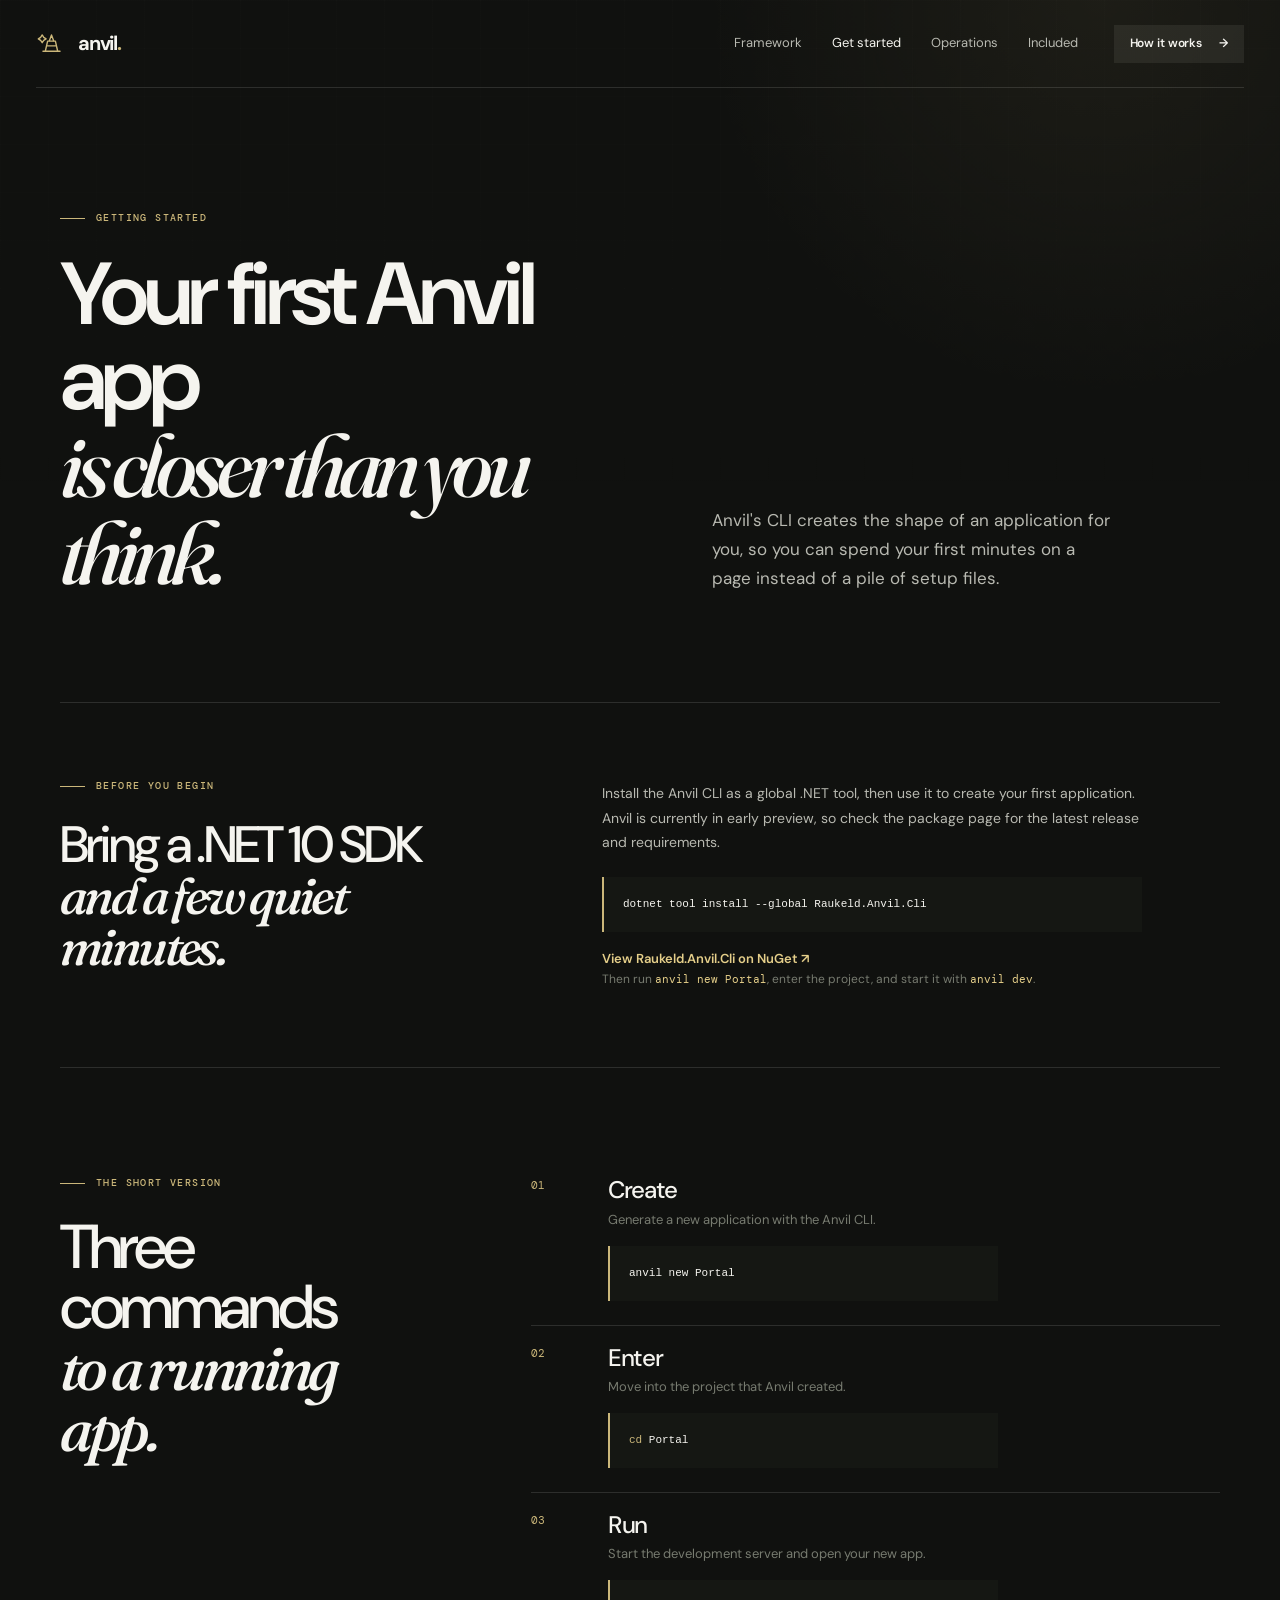
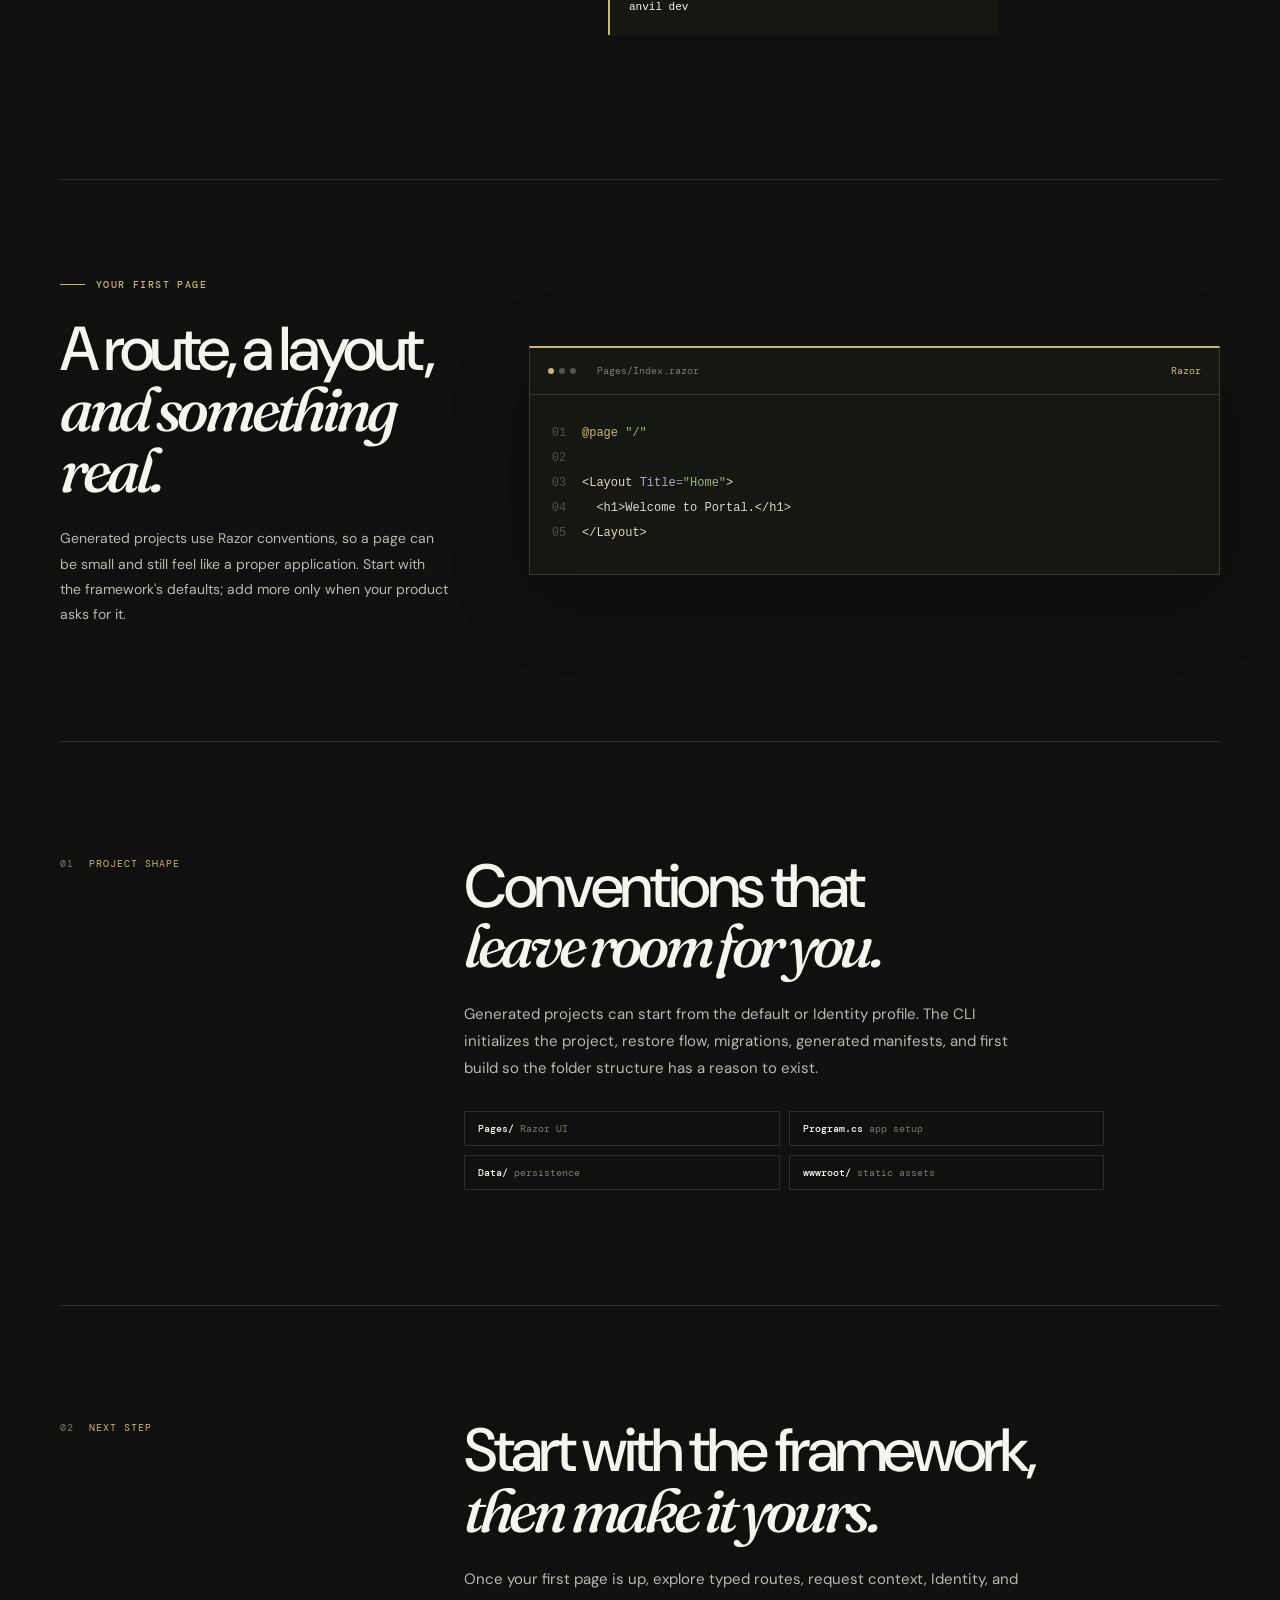
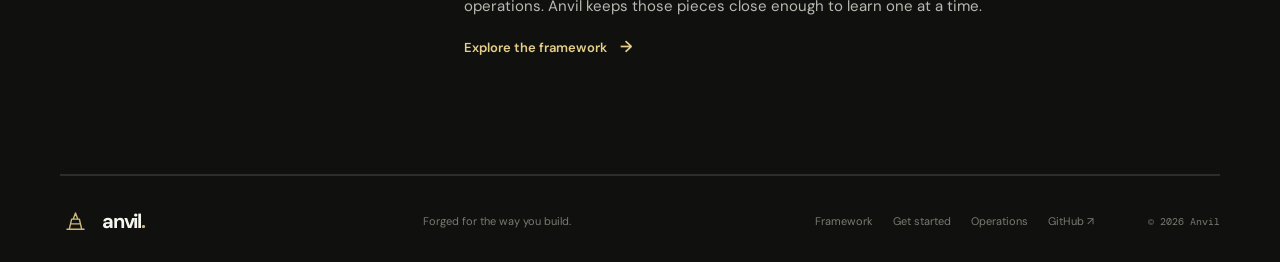
<file: site/getting-started.html>
<!doctype html>
<html lang="en">
  <head>
    <meta charset="utf-8" />
    <meta name="viewport" content="width=device-width, initial-scale=1" />
    <meta name="description" content="Learn how to create and run your first Anvil application." />
    <title>Getting started with Anvil — Anvil</title>
    <link rel="stylesheet" href="styles.css" />
  </head>
  <body>
    <div class="site-shell">
      <header class="site-header"><a class="brand" href="index.html" aria-label="Anvil home"><span class="brand-mark" aria-hidden="true"><svg viewBox="0 0 40 40"><path d="M9 30h22M12 30l3-13h10l3 13M17 17l3-8 3 8M14 23h12" /><path class="brand-spark" d="m8 9 2 3 3 2-3 2-2 3-2-3-3-2 3-2 2-3Z" /></svg></span><span class="brand-name">anvil<span class="brand-dot">.</span></span></a><nav class="main-nav" aria-label="Primary navigation"><a href="framework.html">Framework</a><a class="nav-current" href="getting-started.html">Get started</a><a href="operations.html">Operations</a><a href="batteries.html">Included</a></nav><details class="mobile-nav"><summary>Menu</summary><nav aria-label="Mobile navigation"><a href="framework.html">Framework</a><a class="nav-current" href="getting-started.html">Get started</a><a href="operations.html">Operations</a><a href="batteries.html">Included</a></nav></details><a class="button button-small button-quiet" href="framework.html">How it works <span aria-hidden="true">→</span></a></header>
      <main>
        <section class="page-hero section-wrap" aria-labelledby="page-title"><div><p class="eyebrow"><span class="eyebrow-line"></span> Getting started</p><h1 id="page-title">Your first Anvil app<br /><em>is closer than you think.</em></h1></div><p class="page-hero-lede">Anvil's CLI creates the shape of an application for you, so you can spend your first minutes on a page instead of a pile of setup files.</p></section>
        <section class="install-note section-wrap" aria-labelledby="install-title"><div><p class="eyebrow"><span class="eyebrow-line"></span> Before you begin</p><h2 id="install-title">Bring a .NET 10 SDK<br /><em>and a few quiet minutes.</em></h2></div><div class="install-copy"><p>Install the Anvil CLI as a global .NET tool, then use it to create your first application. Anvil is currently in early preview, so check the package page for the latest release and requirements.</p><div class="mini-code"><code>dotnet tool install --global Raukeld.Anvil.Cli</code></div><p class="install-footnote"><a class="text-link" href="https://www.nuget.org/packages/Raukeld.Anvil.Cli">View Raukeld.Anvil.Cli on NuGet ↗</a><br />Then run <code>anvil new Portal</code>, enter the project, and start it with <code>anvil dev</code>.</p></div></section>
        <section class="steps section-wrap" aria-labelledby="steps-title"><div class="steps-heading"><p class="eyebrow"><span class="eyebrow-line"></span> The short version</p><h2 id="steps-title">Three commands<br /><em>to a running app.</em></h2></div><div class="step-list"><article class="step"><span class="step-number">01</span><div><h3>Create</h3><p>Generate a new application with the Anvil CLI.</p><div class="mini-code"><code>anvil new Portal</code></div></div></article><article class="step"><span class="step-number">02</span><div><h3>Enter</h3><p>Move into the project that Anvil created.</p><div class="mini-code"><code><span class="syntax-keyword">cd</span> Portal</code></div></div></article><article class="step"><span class="step-number">03</span><div><h3>Run</h3><p>Start the development server and open your new app.</p><div class="mini-code"><code>anvil dev</code></div></div></article></div></section>
        <section class="dark-feature section-wrap" aria-labelledby="first-page-title"><div class="feature-copy"><p class="eyebrow"><span class="eyebrow-line"></span> Your first page</p><h2 id="first-page-title">A route, a layout,<br /><em>and something real.</em></h2><p>Generated projects use Razor conventions, so a page can be small and still feel like a proper application. Start with the framework's defaults; add more only when your product asks for it.</p></div><div class="code-window getting-code"><div class="window-bar"><div class="window-dots" aria-hidden="true"><i></i><i></i><i></i></div><span>Pages/Index.razor</span><span class="window-language">Razor</span></div><pre><code><span class="line-number">01</span> <span class="syntax-keyword">@page</span> <span class="syntax-string">"/"</span>
<span class="line-number">02</span>
<span class="line-number">03</span> <span class="syntax-tag">&lt;Layout</span> <span class="syntax-attr">Title</span><span class="syntax-punc">=</span><span class="syntax-string">"Home"</span><span class="syntax-tag">&gt;</span>
<span class="line-number">04</span>   <span class="syntax-tag">&lt;h1&gt;</span>Welcome to Portal.<span class="syntax-tag">&lt;/h1&gt;</span>
<span class="line-number">05</span> <span class="syntax-tag">&lt;/Layout&gt;</span></code></pre></div></section>
        <section class="content-section section-wrap" aria-labelledby="structure-title"><div class="content-label"><span>01</span><span>Project shape</span></div><div class="content-body"><h2 id="structure-title">Conventions that<br /><em>leave room for you.</em></h2><p>Generated projects can start from the default or Identity profile. The CLI initializes the project, restore flow, migrations, generated manifests, and first build so the folder structure has a reason to exist.</p><div class="project-map"><span><b>Pages/</b> Razor UI</span><span><b>Program.cs</b> app setup</span><span><b>Data/</b> persistence</span><span><b>wwwroot/</b> static assets</span></div></div></section>
        <section class="content-section section-wrap" aria-labelledby="next-title"><div class="content-label"><span>02</span><span>Next step</span></div><div class="content-body"><h2 id="next-title">Start with the framework,<br /><em>then make it yours.</em></h2><p>Once your first page is up, explore typed routes, request context, Identity, and operations. Anvil keeps those pieces close enough to learn one at a time.</p><a class="text-link" href="framework.html">Explore the framework <span aria-hidden="true">→</span></a></div></section>
      </main>
      <footer class="site-footer section-wrap"><a class="brand" href="index.html" aria-label="Anvil home"><span class="brand-mark" aria-hidden="true"><svg viewBox="0 0 40 40"><path d="M9 30h22M12 30l3-13h10l3 13M17 17l3-8 3 8M14 23h12" /></svg></span><span class="brand-name">anvil<span class="brand-dot">.</span></span></a><p>Forged for the way you build.</p><div class="footer-links"><a href="framework.html">Framework</a><a href="getting-started.html">Get started</a><a href="operations.html">Operations</a><a href="https://github.com/RudiStorm/Anvil">GitHub ↗</a></div><span class="footer-meta">© 2026 Anvil</span></footer>
    </div>
  </body>
</html>
</file>
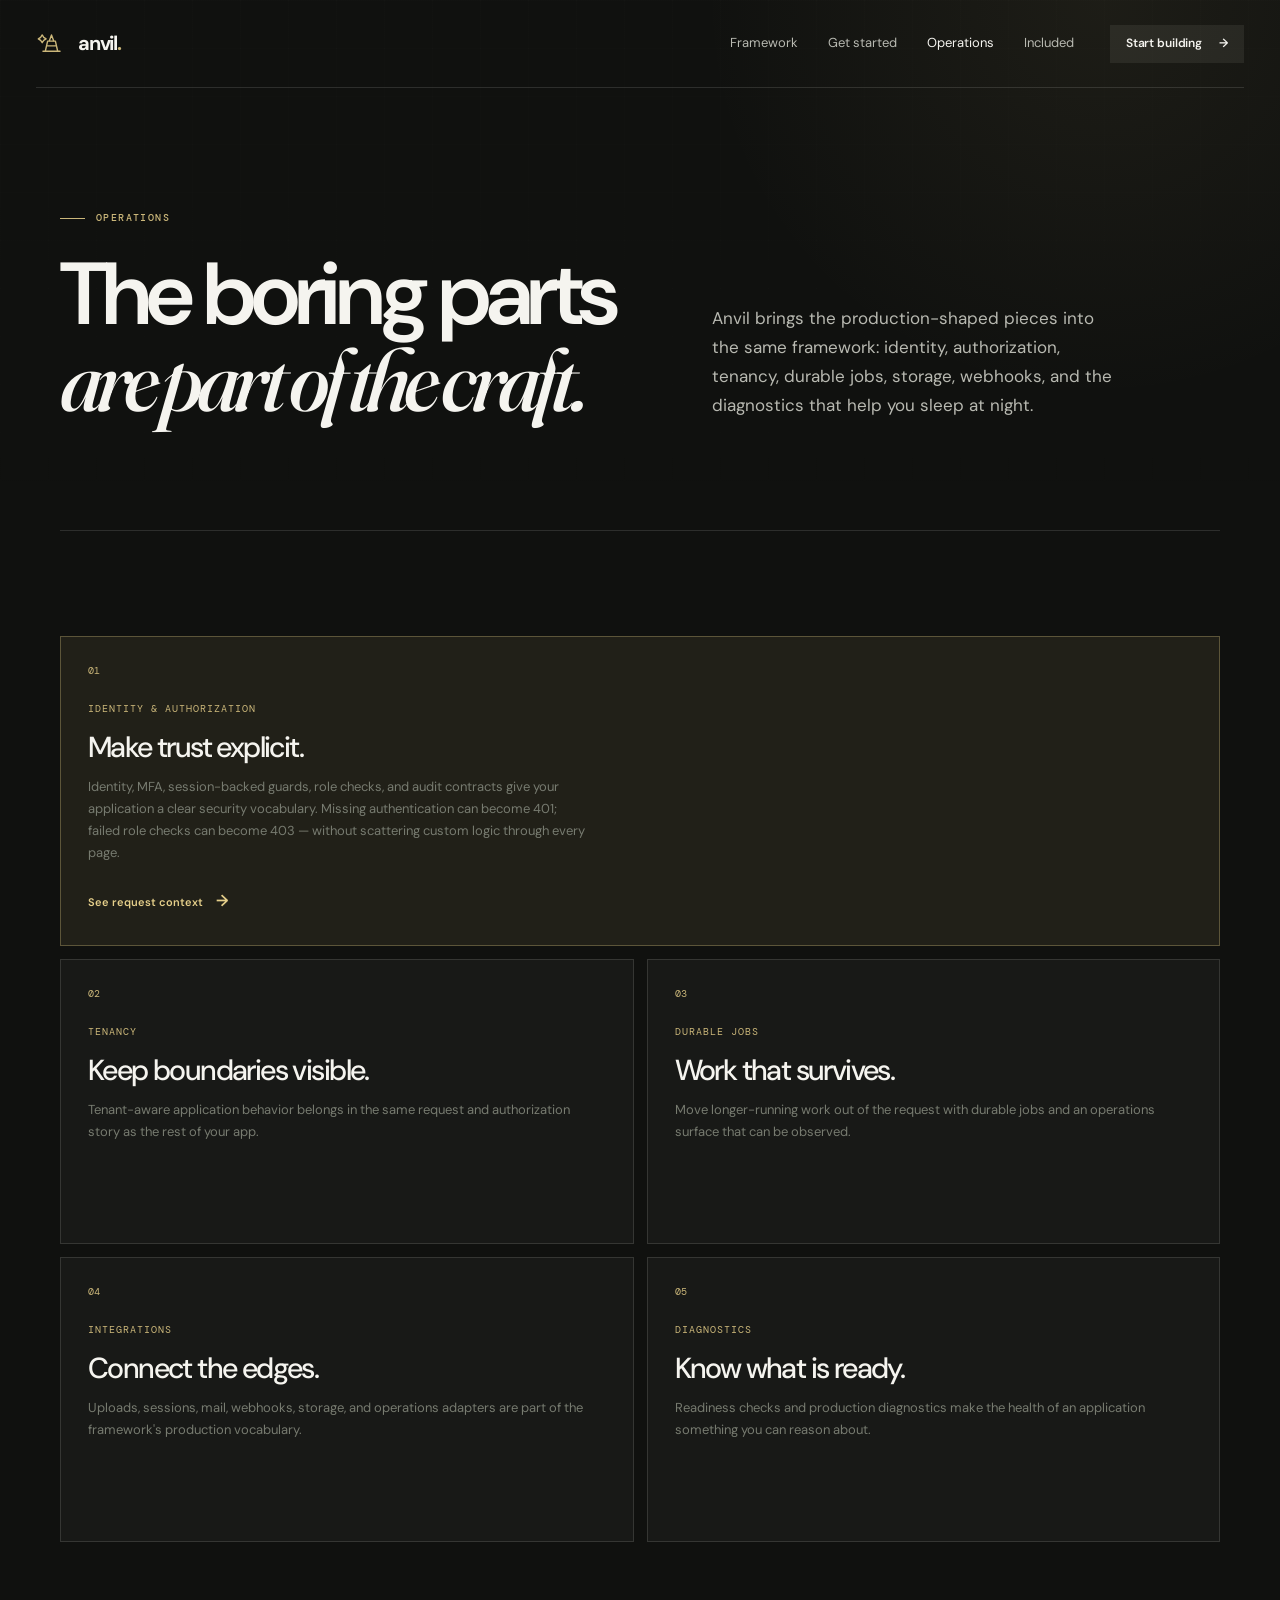
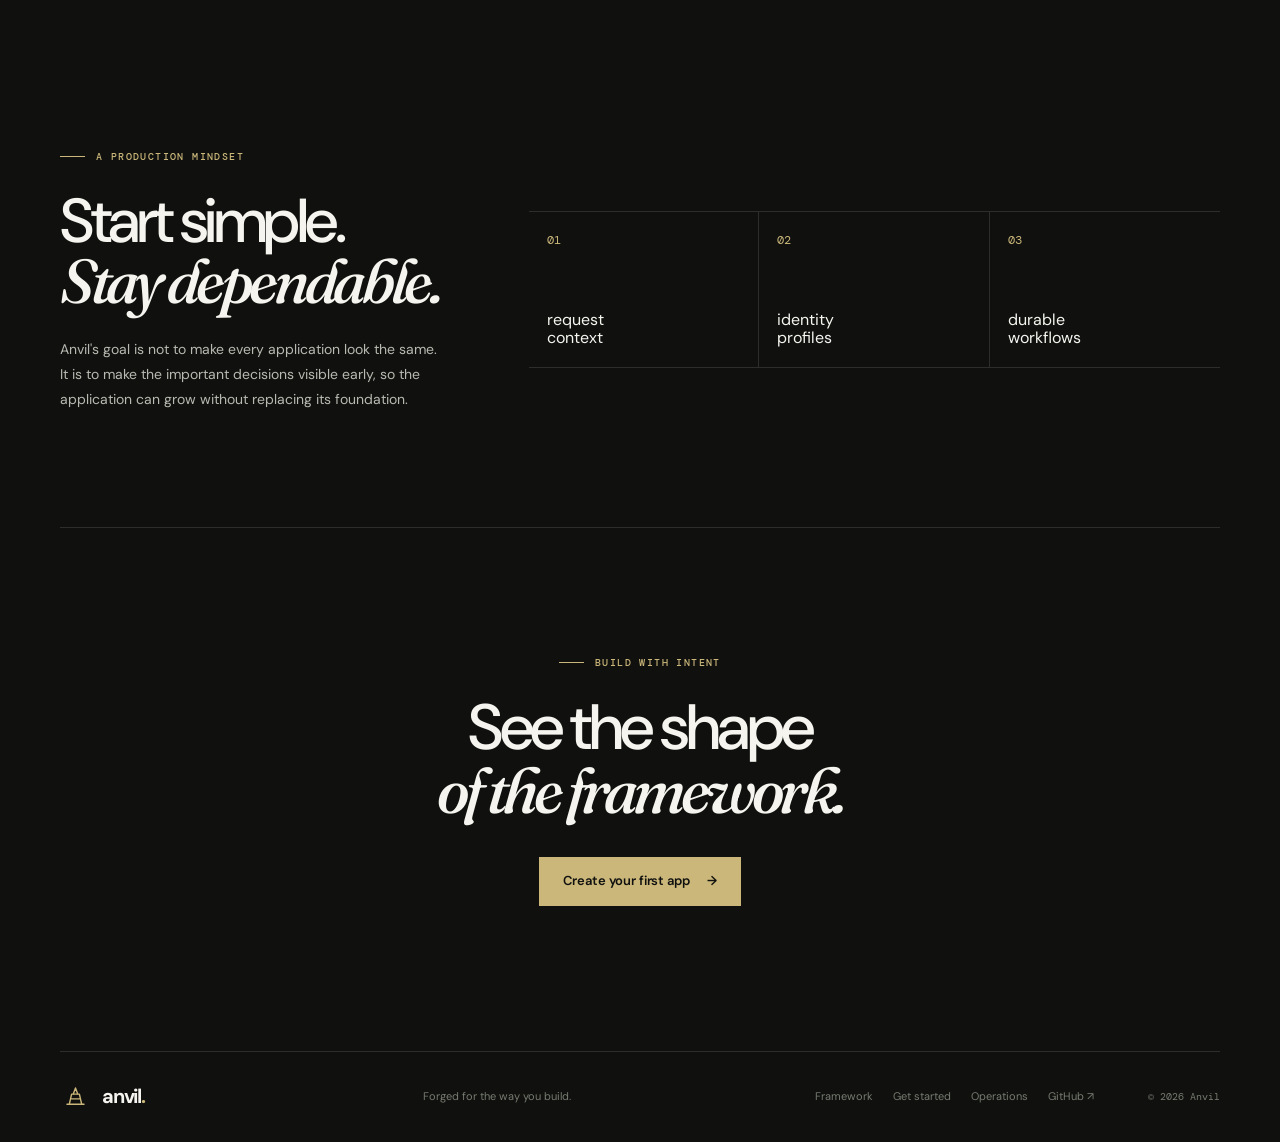
<file: site/operations.html>
<!doctype html>
<html lang="en">
  <head>
    <meta charset="utf-8" />
    <meta name="viewport" content="width=device-width, initial-scale=1" />
    <meta name="description" content="Explore Anvil's production capabilities: Identity, authorization, tenancy, durable jobs, webhooks, storage, and diagnostics." />
    <title>Operations with Anvil — Anvil</title>
    <link rel="stylesheet" href="styles.css" />
  </head>
  <body>
    <div class="site-shell">
      <header class="site-header"><a class="brand" href="index.html" aria-label="Anvil home"><span class="brand-mark" aria-hidden="true"><svg viewBox="0 0 40 40"><path d="M9 30h22M12 30l3-13h10l3 13M17 17l3-8 3 8M14 23h12" /><path class="brand-spark" d="m8 9 2 3 3 2-3 2-2 3-2-3-3-2 3-2 2-3Z" /></svg></span><span class="brand-name">anvil<span class="brand-dot">.</span></span></a><nav class="main-nav" aria-label="Primary navigation"><a href="framework.html">Framework</a><a href="getting-started.html">Get started</a><a class="nav-current" href="operations.html">Operations</a><a href="batteries.html">Included</a></nav><details class="mobile-nav"><summary>Menu</summary><nav aria-label="Mobile navigation"><a href="framework.html">Framework</a><a href="getting-started.html">Get started</a><a class="nav-current" href="operations.html">Operations</a><a href="batteries.html">Included</a></nav></details><a class="button button-small button-quiet" href="getting-started.html">Start building <span aria-hidden="true">→</span></a></header>
      <main>
        <section class="page-hero section-wrap" aria-labelledby="page-title"><div><p class="eyebrow"><span class="eyebrow-line"></span> Operations</p><h1 id="page-title">The boring parts<br /><em>are part of the craft.</em></h1></div><p class="page-hero-lede">Anvil brings the production-shaped pieces into the same framework: identity, authorization, tenancy, durable jobs, storage, webhooks, and the diagnostics that help you sleep at night.</p></section>
        <section class="operations-grid section-wrap" aria-label="Production capabilities"><article class="ops-card ops-card-wide" id="identity"><span class="panel-number">01</span><p class="card-index">Identity & authorization</p><h2>Make trust explicit.</h2><p>Identity, MFA, session-backed guards, role checks, and audit contracts give your application a clear security vocabulary. Missing authentication can become 401; failed role checks can become 403 — without scattering custom logic through every page.</p><a class="text-link" href="framework.html#request-context">See request context <span aria-hidden="true">→</span></a></article><article class="ops-card"><span class="panel-number">02</span><p class="card-index">Tenancy</p><h2>Keep boundaries visible.</h2><p>Tenant-aware application behavior belongs in the same request and authorization story as the rest of your app.</p></article><article class="ops-card"><span class="panel-number">03</span><p class="card-index">Durable jobs</p><h2>Work that survives.</h2><p>Move longer-running work out of the request with durable jobs and an operations surface that can be observed.</p></article><article class="ops-card"><span class="panel-number">04</span><p class="card-index">Integrations</p><h2>Connect the edges.</h2><p>Uploads, sessions, mail, webhooks, storage, and operations adapters are part of the framework's production vocabulary.</p></article><article class="ops-card"><span class="panel-number">05</span><p class="card-index">Diagnostics</p><h2>Know what is ready.</h2><p>Readiness checks and production diagnostics make the health of an application something you can reason about.</p></article></section>
        <section class="dark-feature section-wrap" aria-labelledby="operations-title"><div class="feature-copy"><p class="eyebrow"><span class="eyebrow-line"></span> A production mindset</p><h2 id="operations-title">Start simple.<br /><em>Stay dependable.</em></h2><p>Anvil's goal is not to make every application look the same. It is to make the important decisions visible early, so the application can grow without replacing its foundation.</p></div><div class="ops-stats"><div><strong>01</strong><span>request<br />context</span></div><div><strong>02</strong><span>identity<br />profiles</span></div><div><strong>03</strong><span>durable<br />workflows</span></div></div></section>
        <section class="page-cta section-wrap"><p class="eyebrow"><span class="eyebrow-line"></span> Build with intent</p><h2>See the shape<br /><em>of the framework.</em></h2><a class="button button-primary" href="getting-started.html">Create your first app <span aria-hidden="true">→</span></a></section>
      </main>
      <footer class="site-footer section-wrap"><a class="brand" href="index.html" aria-label="Anvil home"><span class="brand-mark" aria-hidden="true"><svg viewBox="0 0 40 40"><path d="M9 30h22M12 30l3-13h10l3 13M17 17l3-8 3 8M14 23h12" /></svg></span><span class="brand-name">anvil<span class="brand-dot">.</span></span></a><p>Forged for the way you build.</p><div class="footer-links"><a href="framework.html">Framework</a><a href="getting-started.html">Get started</a><a href="operations.html">Operations</a><a href="https://github.com/RudiStorm/Anvil">GitHub ↗</a></div><span class="footer-meta">© 2026 Anvil</span></footer>
    </div>
  </body>
</html>
</file>
<file: site/styles.css>
@import url('https://fonts.googleapis.com/css2?family=DM+Mono:wght@400;500&family=DM+Sans:wght@400;500;600;700&family=Fraunces:opsz,wght@9..144,500;9..144,600&display=swap');

:root {
  --ink: #10110f;
  --ink-soft: #171815;
  --ink-lift: #20221d;
  --paper: #f5f4ef;
  --paper-dim: #b8b9b1;
  --paper-muted: #777b70;
  --line: rgba(245, 244, 239, .13);
  --line-dark: rgba(16, 17, 15, .13);
  --gold: #cbb77a;
  --gold-bright: #e5cf8a;
  --serif: 'Fraunces', Georgia, serif;
  --sans: 'DM Sans', Arial, sans-serif;
  --mono: 'DM Mono', 'SFMono-Regular', Consolas, monospace;
}

* { box-sizing: border-box; }
html { scroll-behavior: smooth; }
body { margin: 0; background: var(--ink); color: var(--paper); font-family: var(--sans); font-size: 16px; line-height: 1.55; overflow-x: hidden; }
a { color: inherit; text-decoration: none; }
a:focus-visible, button:focus-visible { outline: 2px solid var(--gold-bright); outline-offset: 4px; }

.site-shell { min-height: 100vh; position: relative; background: radial-gradient(circle at 86% 0%, rgba(203, 183, 122, .07), transparent 25rem), var(--ink); }
.site-shell::before { content: ''; position: fixed; inset: 0; pointer-events: none; opacity: .35; background-image: linear-gradient(rgba(245,244,239,.035) 1px, transparent 1px), linear-gradient(90deg, rgba(245,244,239,.035) 1px, transparent 1px); background-size: 48px 48px; mask-image: linear-gradient(to bottom, black 0%, transparent 74%); }
.section-wrap { width: min(1160px, calc(100% - 72px)); margin-inline: auto; position: relative; }

.site-header { height: 88px; width: min(1280px, calc(100% - 72px)); margin: auto; display: flex; align-items: center; justify-content: space-between; gap: 36px; border-bottom: 1px solid var(--line); position: relative; z-index: 2; }
.brand { display: inline-flex; align-items: center; gap: 11px; flex-shrink: 0; }
.brand-mark { width: 31px; height: 31px; display: inline-grid; place-items: center; color: var(--gold); }
.brand-mark svg { width: 100%; height: 100%; fill: none; stroke: currentColor; stroke-width: 1.8; stroke-linecap: round; stroke-linejoin: round; }
.brand-name { font-size: 20px; letter-spacing: -.06em; font-weight: 700; }
.brand-dot { color: var(--gold); }
.main-nav { display: flex; gap: 30px; margin-left: auto; color: var(--paper-dim); font-size: 13px; }
.mobile-nav { display: none; }
.main-nav a, .footer-links a { transition: color .2s ease; }
.main-nav a:hover, .footer-links a:hover { color: var(--gold-bright); }
.main-nav .nav-current { color: var(--paper); }
.main-nav span { color: var(--gold); font-size: 11px; }
.button { min-height: 49px; display: inline-flex; align-items: center; justify-content: center; gap: 17px; padding: 0 23px; border: 1px solid transparent; font-size: 13px; font-weight: 600; letter-spacing: -.01em; transition: transform .2s ease, background .2s ease, border-color .2s ease; }
.button:hover { transform: translateY(-2px); }
.button-primary { color: var(--ink); background: var(--gold); }
.button-primary:hover { background: var(--gold-bright); }
.button-outline { border-color: rgba(203,183,122,.5); color: var(--gold-bright); }
.button-outline:hover { border-color: var(--gold-bright); background: rgba(203,183,122,.08); }
.button-quiet { min-height: 38px; padding: 0 15px; color: var(--paper); background: rgba(245,244,239,.07); }
.button-quiet:hover { background: rgba(245,244,239,.13); }
.button-small { font-size: 12px; }

.hero { min-height: 600px; display: grid; grid-template-columns: minmax(0, .93fr) minmax(430px, .9fr); align-items: center; gap: 80px; padding-top: 72px; padding-bottom: 72px; }
.hero-copy { padding-bottom: 4px; }
.eyebrow { color: var(--gold); font-family: var(--mono); font-size: 10px; font-weight: 500; letter-spacing: .14em; line-height: 1; text-transform: uppercase; display: flex; align-items: center; gap: 11px; margin: 0 0 29px; }
.eyebrow-line { width: 25px; height: 1px; display: inline-block; background: currentColor; }
h1, h2, h3, p { margin-top: 0; }
h1, h2, h3 { letter-spacing: -.055em; line-height: .97; }
h1 { max-width: 640px; margin-bottom: 28px; font-size: clamp(54px, 7vw, 90px); font-weight: 600; }
h1 em, h2 em { font-family: var(--serif); font-weight: 500; letter-spacing: -.07em; }
.hero-lede { max-width: 470px; color: var(--paper-dim); font-size: 17px; line-height: 1.65; }
.hero-actions, .cta-actions { display: flex; align-items: center; gap: 27px; margin-top: 35px; }
.text-link, .card-link { color: var(--gold-bright); font-size: 13px; font-weight: 600; transition: color .2s ease; }
.text-link:hover, .card-link:hover { color: var(--paper); }
.text-link span, .card-link span { margin-left: 10px; font-size: 16px; }
.hero-note { color: var(--paper-muted); font-family: var(--mono); font-size: 10px; margin-top: 36px; }
.status-dot { width: 6px; height: 6px; display: inline-block; margin-right: 7px; border-radius: 100%; background: #95a75e; box-shadow: 0 0 0 4px rgba(149,167,94,.12); }
.note-divider { color: var(--gold); padding: 0 9px; }

.code-window { overflow: hidden; border: 1px solid rgba(245,244,239,.15); background: #151713; box-shadow: 0 22px 80px rgba(0,0,0,.22); }
.hero-code { transform: rotate(1.8deg); border-top: 2px solid var(--gold); }
.window-bar { height: 47px; display: flex; align-items: center; gap: 15px; padding: 0 18px; border-bottom: 1px solid var(--line); color: var(--paper-muted); font-family: var(--mono); font-size: 10px; }
.window-dots { display: flex; gap: 5px; margin-right: 6px; }
.window-dots i { width: 6px; height: 6px; display: block; border-radius: 50%; background: #51574a; }
.window-dots i:first-child { background: var(--gold); }
.window-language { margin-left: auto; color: var(--gold); }
pre { margin: 0; overflow: auto; padding: 25px 22px 29px; color: #d7dacd; font: 12px/2 var(--mono); }
.line-number { display: inline-block; width: 23px; color: #4d5148; user-select: none; }
.syntax-keyword { color: #cbb77a; }.syntax-string { color: #9db47b; }.syntax-tag { color: #e3d9be; }.syntax-attr { color: #b4a4cb; }.syntax-punc { color: #92998b; }.syntax-type { color: #d5a77b; }.syntax-number { color: #d6c171; }
.code-caption { display: flex; align-items: center; justify-content: space-between; padding: 12px 18px; border-top: 1px solid var(--line); color: var(--paper-muted); font: 10px var(--mono); }
.caption-check { color: #9db47b; font-size: 14px; }

.proof-strip { display: grid; grid-template-columns: repeat(4, 1fr); border-top: 1px solid var(--line); border-bottom: 1px solid var(--line); }
.proof-item { min-height: 96px; display: flex; align-items: center; gap: 16px; border-right: 1px solid var(--line); color: var(--paper-muted); font-size: 12px; line-height: 1.35; }
.proof-item:first-child { padding-left: 0; }.proof-item:not(:first-child) { padding-left: 28px; }.proof-item:last-child { border: 0; }
.proof-number { align-self: flex-start; margin-top: 19px; color: var(--gold); font: 10px var(--mono); }
.proof-item strong { color: var(--paper); font-weight: 500; }

.capabilities { padding-top: 160px; padding-bottom: 170px; display: grid; grid-template-columns: .78fr 1.22fr; gap: 96px; }
.section-intro h2, .examples-heading h2, .final-cta h2 { margin-bottom: 28px; font-size: clamp(42px, 5vw, 66px); font-weight: 500; }
.section-intro > p:last-child { max-width: 325px; color: var(--paper-dim); font-size: 14px; line-height: 1.7; }
.capability-grid { display: grid; grid-template-columns: repeat(2, 1fr); gap: 13px; }
.capability-card { min-height: 315px; display: flex; flex-direction: column; padding: 27px; background: rgba(245,244,239,.045); border: 1px solid var(--line); transition: background .2s ease, border-color .2s ease; }
.capability-card:hover { background: rgba(203,183,122,.08); border-color: rgba(203,183,122,.35); }
.capability-featured { background: rgba(203,183,122,.09); border-color: rgba(203,183,122,.3); }.capability-wide { grid-column: auto; min-height: 315px; flex-direction: column; gap: 0; }
.card-icon { width: 37px; height: 37px; display: grid; place-items: center; margin-bottom: 27px; border: 1px solid rgba(203,183,122,.6); color: var(--gold); font-size: 18px; }.card-icon-grid { display: grid; grid-template-columns: repeat(2, 5px); grid-auto-rows: 5px; gap: 4px; padding: 10px; }.card-icon-grid span { background: var(--gold); opacity: .7; }.card-icon-bars { display: flex; align-items: end; justify-content: center; gap: 3px; padding: 9px; }.card-icon-bars span { width: 4px; background: var(--gold); }.card-icon-bars span:nth-child(1) { height: 8px; }.card-icon-bars span:nth-child(2) { height: 14px; }.card-icon-bars span:nth-child(3) { height: 20px; }.shield-icon { font-size: 25px; transform: rotate(45deg); }
.card-index, .example-kicker { color: var(--gold); font: 10px var(--mono); letter-spacing: .1em; text-transform: uppercase; }.capability-card h3 { max-width: 250px; margin-bottom: 15px; font-size: 23px; line-height: 1.05; font-weight: 500; }.capability-card p:not(.card-index) { max-width: 300px; margin-bottom: 23px; color: var(--paper-muted); font-size: 13px; line-height: 1.6; }.card-link { margin-top: auto; font-size: 11px; }.capability-wide .card-icon { flex-shrink: 0; }

.examples { padding: 112px 0 160px; border-top: 1px solid var(--line); }.examples-heading { display: flex; align-items: end; justify-content: space-between; gap: 40px; margin-bottom: 65px; }.examples-heading h2 { margin: 0; }.example-layout { display: grid; grid-template-columns: 1.15fr .85fr; align-items: center; gap: 92px; }.example-code { border-left: 2px solid var(--gold); }.example-copy { max-width: 320px; }.example-kicker { margin-bottom: 19px; }.example-copy h3 { margin-bottom: 21px; font-size: 31px; font-weight: 500; }.example-copy p:not(.example-kicker) { color: var(--paper-muted); font-size: 14px; line-height: 1.75; margin-bottom: 29px; }

.final-cta { padding: 120px 0 139px; text-align: center; border-top: 1px solid var(--line); }.final-cta .eyebrow { justify-content: center; }.final-cta h2 { font-size: clamp(50px, 7vw, 84px); margin-bottom: 38px; }.cta-actions { justify-content: center; }.cta-mark { width: 50px; height: 40px; display: flex; align-items: end; justify-content: center; gap: 4px; margin: 0 auto 39px; }.cta-mark span { width: 7px; background: var(--gold); }.cta-mark span:nth-child(1) { height: 15px; opacity: .45; }.cta-mark span:nth-child(2) { height: 28px; opacity: .7; }.cta-mark span:nth-child(3) { height: 40px; }
.site-footer { min-height: 91px; display: grid; grid-template-columns: 1fr 1fr 1fr auto; align-items: center; gap: 24px; border-top: 1px solid var(--line); color: var(--paper-muted); font-size: 11px; }.site-footer .brand { color: var(--paper); }.site-footer p { margin: 0; }.footer-links { display: flex; justify-content: center; gap: 20px; }.footer-meta { font: 10px var(--mono); }

.understand { padding: 0 0 155px; display: grid; grid-template-columns: .78fr 1.22fr; gap: 96px; }.understand-heading h2, .page-cta h2 { margin: 0; font-size: clamp(42px, 5vw, 66px); font-weight: 500; line-height: .97; letter-spacing: -.055em; }.understand-grid { display: grid; grid-template-columns: repeat(2, 1fr); gap: 13px; }.understand-panel { min-height: 290px; padding: 28px; border: 1px solid var(--line); background: rgba(245,244,239,.035); }.understand-panel-accent { border-color: rgba(203,183,122,.35); background: rgba(203,183,122,.08); }.panel-number { display: block; margin-bottom: 34px; color: var(--gold); font: 10px var(--mono); }.understand-panel h3 { margin-bottom: 16px; font-size: 24px; font-weight: 500; }.understand-panel p { color: var(--paper-muted); font-size: 13px; line-height: 1.7; }.understand-panel .text-link { display: inline-block; margin-top: 15px; font-size: 11px; }.lifecycle-mini { display: flex; align-items: center; gap: 7px; margin: 0 0 22px; color: var(--paper); font: 10px var(--mono); }.lifecycle-mini span { padding: 8px 7px; background: rgba(245,244,239,.08); }.lifecycle-mini b { display: block; margin-bottom: 3px; color: var(--gold); font-weight: 400; }.lifecycle-mini i { color: var(--gold); font-style: normal; }
.included-preview { display: grid; grid-template-columns: .8fr 1.2fr; gap: 95px; align-items: center; padding: 0 0 150px; }.included-heading h2 { margin: 0 0 23px; font-size: clamp(42px, 5vw, 63px); font-weight: 500; line-height: .97; }.included-heading > p:not(.eyebrow) { max-width: 370px; color: var(--paper-muted); font-size: 14px; line-height: 1.75; }.included-heading .text-link { display: inline-block; margin-top: 12px; font-size: 11px; }.included-preview-grid { display: grid; grid-template-columns: repeat(2, 1fr); gap: 10px; }.included-preview-grid span { min-height: 84px; display: flex; align-items: end; padding: 15px; border: 1px solid var(--line); color: var(--paper); font-size: 13px; background: rgba(245,244,239,.035); }.included-preview-grid span:nth-child(3), .included-preview-grid span:nth-child(6) { border-color: rgba(203,183,122,.35); background: rgba(203,183,122,.08); }
.why-anvil { display: grid; grid-template-columns: .78fr 1.22fr; gap: 95px; padding: 0 0 150px; }.why-anvil .section-intro { align-self: start; }.why-grid { display: grid; grid-template-columns: repeat(2, 1fr); gap: 13px; }.why-panel { min-height: 250px; padding: 28px; border: 1px solid var(--line); background: rgba(245,244,239,.035); }.why-panel-accent { background: rgba(203,183,122,.08); border-color: rgba(203,183,122,.35); }.why-panel-proof { grid-column: span 2; min-height: 190px; }.why-panel h3 { margin-bottom: 15px; font-size: 23px; font-weight: 500; }.why-panel p { max-width: 340px; color: var(--paper-muted); font-size: 13px; line-height: 1.7; }.why-panel .text-link { display: inline-block; margin-top: 10px; font-size: 11px; }.cta-note { margin: 24px 0 0; color: var(--paper-muted); font: 10px var(--mono); letter-spacing: .04em; }.cta-note span { color: var(--gold); padding: 0 8px; }

.page-hero { display: grid; grid-template-columns: 1.05fr .95fr; align-items: end; gap: 90px; padding-top: 125px; padding-bottom: 105px; border-bottom: 1px solid var(--line); }.page-hero h1 { margin: 0; font-size: clamp(54px, 7vw, 88px); }.page-hero-lede { max-width: 400px; margin: 0 0 5px; color: var(--paper-dim); font-size: 17px; line-height: 1.7; }.content-section { display: grid; grid-template-columns: .3fr .7fr; gap: 80px; padding-top: 115px; padding-bottom: 115px; border-bottom: 1px solid var(--line); }.content-section-reverse { background: radial-gradient(circle at 100% 50%, rgba(203,183,122,.06), transparent 29rem); }.content-label { display: flex; align-items: start; gap: 15px; color: var(--gold); font: 10px var(--mono); text-transform: uppercase; letter-spacing: .1em; }.content-label span:first-child { color: var(--paper-muted); }.content-body { max-width: 640px; }.content-body h2 { margin-bottom: 25px; font-size: clamp(40px, 5vw, 61px); font-weight: 500; }.content-body > p { max-width: 560px; color: var(--paper-dim); font-size: 15px; line-height: 1.8; }.inline-points { display: flex; flex-wrap: wrap; gap: 9px; margin-top: 30px; }.inline-points span, .project-map span { padding: 10px 13px; border: 1px solid var(--line); color: var(--paper); font: 10px var(--mono); }.dark-feature { display: grid; grid-template-columns: .72fr 1.28fr; gap: 80px; align-items: center; padding-top: 100px; padding-bottom: 100px; border-bottom: 1px solid var(--line); }.feature-copy h2 { margin-bottom: 25px; font-size: clamp(42px, 5vw, 62px); font-weight: 500; }.feature-copy > p:last-child { max-width: 400px; color: var(--paper-dim); font-size: 14px; line-height: 1.8; }.lifecycle-diagram { display: flex; align-items: center; justify-content: space-between; gap: 14px; }.lifecycle-diagram > i { color: var(--gold); font-style: normal; }.lifecycle-node { min-width: 130px; min-height: 150px; display: flex; flex-direction: column; padding: 18px; border: 1px solid var(--line); background: rgba(245,244,239,.035); }.lifecycle-node-active { border-color: rgba(203,183,122,.55); background: rgba(203,183,122,.1); }.lifecycle-node b { color: var(--gold); font: 10px var(--mono); }.lifecycle-node strong { margin-top: 27px; font-size: 20px; font-weight: 500; }.lifecycle-node span { margin-top: auto; color: var(--paper-muted); font-size: 11px; line-height: 1.4; }.mini-code { margin-top: 28px; padding: 17px 19px; overflow-x: auto; border-left: 2px solid var(--gold); background: #151713; color: var(--paper); font: 11px/1.8 var(--mono); }.page-cta { padding-top: 130px; padding-bottom: 145px; text-align: center; }.page-cta .eyebrow { justify-content: center; }.page-cta h2 { margin-bottom: 34px; }.page-cta .button { margin: auto; }

.steps { padding-top: 110px; padding-bottom: 120px; display: grid; grid-template-columns: .7fr 1.3fr; gap: 100px; border-bottom: 1px solid var(--line); }.steps-heading h2 { margin: 0; font-size: clamp(42px, 5vw, 62px); font-weight: 500; }.step-list { display: grid; gap: 0; }.step { display: grid; grid-template-columns: 55px 1fr; gap: 22px; padding: 20px 0 24px; border-bottom: 1px solid var(--line); }.step:first-child { padding-top: 0; }.step:last-child { border-bottom: 0; }.step-number { color: var(--gold); font: 11px var(--mono); }.step h3 { margin-bottom: 8px; font-size: 24px; font-weight: 500; }.step p { margin-bottom: 0; color: var(--paper-muted); font-size: 13px; }.step .mini-code { max-width: 390px; margin-top: 16px; }.getting-code { border-top: 2px solid var(--gold); }.project-map { display: grid; grid-template-columns: repeat(2, 1fr); gap: 9px; margin-top: 29px; }.project-map span { color: var(--paper-muted); }.project-map b { color: var(--paper); font-weight: 500; }
.install-note { display: grid; grid-template-columns: .85fr 1.15fr; gap: 85px; padding-top: 78px; padding-bottom: 78px; border-bottom: 1px solid var(--line); }.install-note h2 { margin: 0; font-size: clamp(38px, 4vw, 54px); font-weight: 500; line-height: .98; }.install-copy { align-self: end; max-width: 540px; }.install-copy > p:first-child { margin: 0 0 22px; color: var(--paper-dim); font-size: 14px; line-height: 1.75; }.install-copy .mini-code { max-width: none; margin-top: 0; }.install-footnote { margin: 16px 0 0; color: var(--paper-muted); font-size: 12px; line-height: 1.65; }.install-footnote code { color: var(--gold-bright); font-family: var(--mono); font-size: 11px; }

.operations-grid { display: grid; grid-template-columns: repeat(2, 1fr); gap: 13px; padding-top: 105px; padding-bottom: 110px; }.ops-card { min-height: 285px; padding: 27px; border: 1px solid var(--line); background: rgba(245,244,239,.035); }.ops-card-wide { grid-column: span 2; min-height: 310px; background: rgba(203,183,122,.09); border-color: rgba(203,183,122,.35); }.ops-card .panel-number { margin-bottom: 25px; }.ops-card .card-index { margin-bottom: 18px; }.ops-card h2 { margin-bottom: 15px; font-size: 29px; font-weight: 500; }.ops-card p:not(.card-index):not(.panel-number) { max-width: 500px; color: var(--paper-muted); font-size: 13px; line-height: 1.7; }.ops-card .text-link { display: inline-block; margin-top: 12px; font-size: 11px; }.ops-stats { display: grid; grid-template-columns: repeat(3, 1fr); border-top: 1px solid var(--line); border-bottom: 1px solid var(--line); }.ops-stats div { min-height: 155px; display: flex; flex-direction: column; justify-content: space-between; padding: 20px 18px; border-right: 1px solid var(--line); }.ops-stats div:last-child { border-right: 0; }.ops-stats strong { color: var(--gold); font: 12px var(--mono); }.ops-stats span { color: var(--paper); font-size: 16px; line-height: 1.1; }
.batteries-hero { padding-bottom: 95px; }.battery-section { padding-top: 100px; padding-bottom: 108px; border-bottom: 1px solid var(--line); }.battery-section-dark { width: 100%; padding-inline: max(36px, calc((100% - 1160px) / 2)); background: rgba(245,244,239,.035); }.battery-section-heading { display: grid; grid-template-columns: 38px 1fr; gap: 19px; margin-bottom: 54px; }.battery-index { color: var(--paper-muted); font: 11px var(--mono); }.battery-section-heading h2 { margin: 0; font-size: clamp(42px, 5vw, 61px); font-weight: 500; }.battery-grid { display: grid; grid-template-columns: repeat(2, 1fr); gap: 12px; }.battery-card { min-height: 245px; display: flex; flex-direction: column; padding: 25px; border: 1px solid var(--line); background: rgba(245,244,239,.035); }.battery-card-large { grid-column: auto; min-height: 245px; background: rgba(203,183,122,.08); border-color: rgba(203,183,122,.35); }.battery-icon { width: 34px; height: 34px; display: grid; place-items: center; margin-bottom: 20px; border: 1px solid rgba(203,183,122,.55); color: var(--gold-bright); font-size: 17px; }.battery-tag { color: var(--gold); font: 9px var(--mono); letter-spacing: .1em; text-transform: uppercase; }.battery-card h3 { margin: 12px 0 11px; font-size: 25px; font-weight: 500; }.battery-card p { max-width: 620px; margin: 0; color: var(--paper-muted); font-size: 13px; line-height: 1.7; }

@media (max-width: 960px) { .hero, .page-hero, .capabilities, .understand, .dark-feature, .steps, .included-preview { grid-template-columns: 1fr; gap: 50px; }.hero-copy { max-width: 660px; }.hero-code { max-width: 650px; margin-left: auto; }.capabilities { gap: 58px; }.section-intro > p:last-child { max-width: 490px; }.page-hero { align-items: start; padding-top: 90px; }.dark-feature { gap: 52px; }.site-footer { grid-template-columns: 1fr 1fr; padding: 28px 0; }.site-footer p { text-align: right; }.footer-links { justify-content: start; }.footer-meta { text-align: right; } }
@media (max-width: 760px) { .section-wrap, .site-header { width: min(100% - 40px, 620px); }.site-header { height: 76px; gap: 14px; }.main-nav { display: none; }.site-header .button { margin-left: auto; }.hero { padding-top: 78px; padding-bottom: 78px; }.hero h1, .page-hero h1 { font-size: clamp(49px, 14vw, 72px); }.hero-lede, .page-hero-lede { font-size: 15px; }.hero-actions { align-items: flex-start; flex-direction: column; gap: 23px; }.hero-code { transform: none; width: 100%; }.proof-strip { grid-template-columns: repeat(2, 1fr); }.proof-item { min-height: 85px; border-bottom: 1px solid var(--line); }.proof-item:nth-child(2) { border-right: 0; }.proof-item:nth-child(3), .proof-item:nth-child(4) { border-bottom: 0; }.proof-item:not(:first-child) { padding-left: 18px; }.proof-number { margin-top: 14px; }.capabilities { padding-top: 105px; padding-bottom: 110px; }.capability-grid, .understand-grid, .operations-grid, .battery-grid { grid-template-columns: 1fr; }.capability-wide, .ops-card-wide, .battery-card-large { grid-column: auto; }.included-preview { padding-bottom: 110px; }.included-preview-grid { grid-template-columns: repeat(2, 1fr); }.examples { padding: 80px 0 110px; }.examples-heading { display: block; margin-bottom: 43px; }.example-layout { grid-template-columns: 1fr; gap: 45px; }.example-code pre { padding-inline: 14px; font-size: 10px; }.final-cta, .page-cta { padding: 92px 0 110px; }.cta-actions { align-items: stretch; flex-direction: column; max-width: 290px; margin-inline: auto; gap: 12px; }.content-section { grid-template-columns: 1fr; gap: 28px; padding-top: 78px; padding-bottom: 82px; }.content-body h2, .feature-copy h2, .steps-heading h2, .battery-section-heading h2 { font-size: 43px; }.lifecycle-diagram { align-items: stretch; flex-direction: column; }.lifecycle-diagram > i { align-self: center; transform: rotate(90deg); }.lifecycle-node { min-height: 125px; }.steps { padding-top: 80px; padding-bottom: 90px; gap: 50px; }.step { grid-template-columns: 38px 1fr; gap: 12px; }.project-map { grid-template-columns: 1fr; }.ops-stats { grid-template-columns: 1fr; }.ops-stats div { min-height: 100px; border-right: 0; border-bottom: 1px solid var(--line); }.ops-stats div:last-child { border-bottom: 0; }.battery-section, .battery-section-dark { padding-top: 80px; padding-bottom: 86px; }.battery-section-dark { width: 100%; padding-inline: 20px; }.battery-section-heading { margin-bottom: 40px; }.site-footer { grid-template-columns: 1fr 1fr; gap: 18px; }.site-footer p { display: none; }.footer-links { grid-column: span 2; justify-content: start; flex-wrap: wrap; }.footer-meta { text-align: left; } }
@media (prefers-reduced-motion: reduce) { *, *::before, *::after { scroll-behavior: auto !important; transition-duration: .01ms !important; animation-duration: .01ms !important; } }

@media (max-width: 960px) { .why-anvil, .install-note { grid-template-columns: 1fr; gap: 50px; } }
@media (max-width: 760px) { .mobile-nav { display: block; position: relative; margin-left: auto; }.mobile-nav summary { list-style: none; cursor: pointer; padding: 9px 11px; border: 1px solid var(--line); color: var(--paper); font: 11px var(--mono); }.mobile-nav summary::-webkit-details-marker { display: none; }.mobile-nav nav { position: absolute; top: calc(100% + 9px); right: 0; z-index: 4; display: grid; min-width: 170px; padding: 8px; border: 1px solid var(--line); background: #151713; box-shadow: 0 12px 30px rgba(0,0,0,.35); }.mobile-nav nav a { padding: 10px 9px; color: var(--paper-dim); font-size: 13px; }.mobile-nav nav a:hover, .mobile-nav nav .nav-current { color: var(--gold-bright); }.site-header .button { margin-left: 0; }.why-anvil { padding-bottom: 110px; }.why-grid { grid-template-columns: 1fr; }.why-panel-proof { grid-column: auto; }.cta-note { line-height: 1.8; }.install-note { gap: 32px; }.install-note h2 { font-size: 43px; } }
</file>
